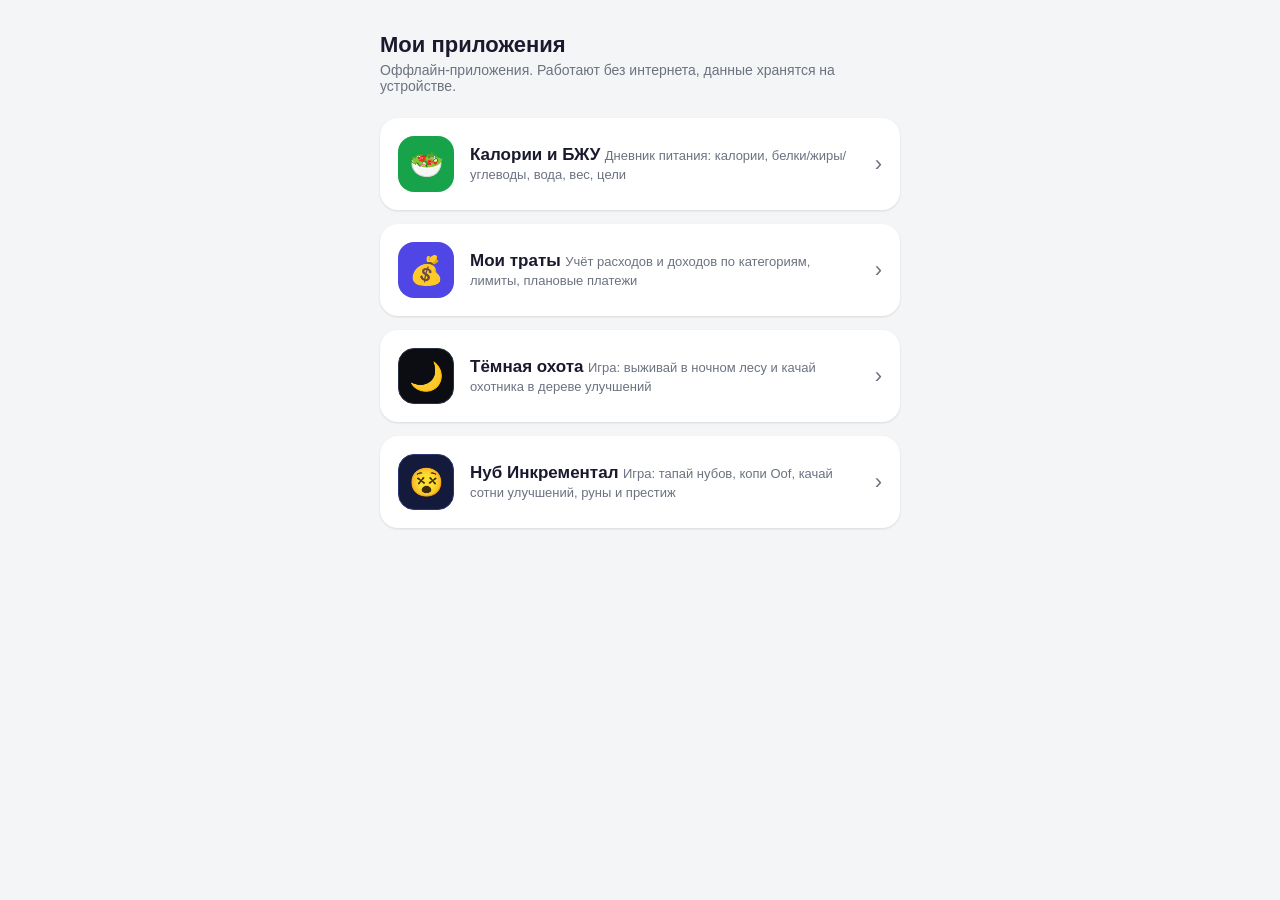
<file: index.html>
<!DOCTYPE html>
<html lang="ru">
<head>
  <meta charset="UTF-8" />
  <meta name="viewport" content="width=device-width, initial-scale=1.0, viewport-fit=cover" />
  <meta name="theme-color" content="#16a34a" />
  <title>Мои приложения</title>
  <style>
    :root { --bg:#f4f5f7; --card:#fff; --text:#1a1a2e; --muted:#6b7280; --line:#e5e7eb; --shadow:0 1px 3px rgba(0,0,0,.08),0 1px 2px rgba(0,0,0,.04); }
    @media (prefers-color-scheme: dark){ :root{ --bg:#0f1115; --card:#1a1d24; --text:#f1f2f6; --muted:#9aa0ac; --line:#2a2e37; --shadow:0 1px 3px rgba(0,0,0,.4); } }
    *{box-sizing:border-box} html,body{margin:0;padding:0}
    body{background:var(--bg);color:var(--text);font-family:-apple-system,BlinkMacSystemFont,"Segoe UI",Roboto,Helvetica,Arial,sans-serif;padding:32px 18px}
    .wrap{max-width:520px;margin:0 auto}
    h1{font-size:22px;margin:0 0 4px}
    p.sub{color:var(--muted);font-size:14px;margin:0 0 24px}
    a.app{display:flex;align-items:center;gap:16px;background:var(--card);border-radius:18px;box-shadow:var(--shadow);padding:18px;text-decoration:none;color:var(--text);margin-bottom:14px}
    a.app:active{opacity:.85}
    .ico{width:56px;height:56px;border-radius:16px;display:flex;align-items:center;justify-content:center;font-size:28px;flex-shrink:0;color:#fff}
    .ico.cal{background:#16a34a} .ico.exp{background:#4f46e5} .ico.hunt{background:#0b0d12;border:1px solid #2a3140}
    .ico.noob{background:#141a3c;border:1px solid #2c3670}
    .app-main .app-title{font-weight:700;font-size:17px}
    .app-main .app-desc{color:var(--muted);font-size:13px;margin-top:3px}
    .arrow{margin-left:auto;color:var(--muted);font-size:22px}
  </style>
</head>
<body>
  <div class="wrap">
    <h1>Мои приложения</h1>
    <p class="sub">Оффлайн-приложения. Работают без интернета, данные хранятся на устройстве.</p>

    <a class="app" href="calorie-app/">
      <span class="ico cal">🥗</span>
      <span class="app-main">
        <span class="app-title">Калории и БЖУ</span>
        <span class="app-desc">Дневник питания: калории, белки/жиры/углеводы, вода, вес, цели</span>
      </span>
      <span class="arrow">›</span>
    </a>

    <a class="app" href="expense-app/">
      <span class="ico exp">💰</span>
      <span class="app-main">
        <span class="app-title">Мои траты</span>
        <span class="app-desc">Учёт расходов и доходов по категориям, лимиты, плановые платежи</span>
      </span>
      <span class="arrow">›</span>
    </a>

    <a class="app" href="hunter-game/">
      <span class="ico hunt">🌙</span>
      <span class="app-main">
        <span class="app-title">Тёмная охота</span>
        <span class="app-desc">Игра: выживай в ночном лесу и качай охотника в дереве улучшений</span>
      </span>
      <span class="arrow">›</span>
    </a>

    <a class="app" href="noob-incremental/">
      <span class="ico noob">😵</span>
      <span class="app-main">
        <span class="app-title">Нуб Инкрементал</span>
        <span class="app-desc">Игра: тапай нубов, копи Oof, качай сотни улучшений, руны и престиж</span>
      </span>
      <span class="arrow">›</span>
    </a>
  </div>
</body>
</html>
</file>
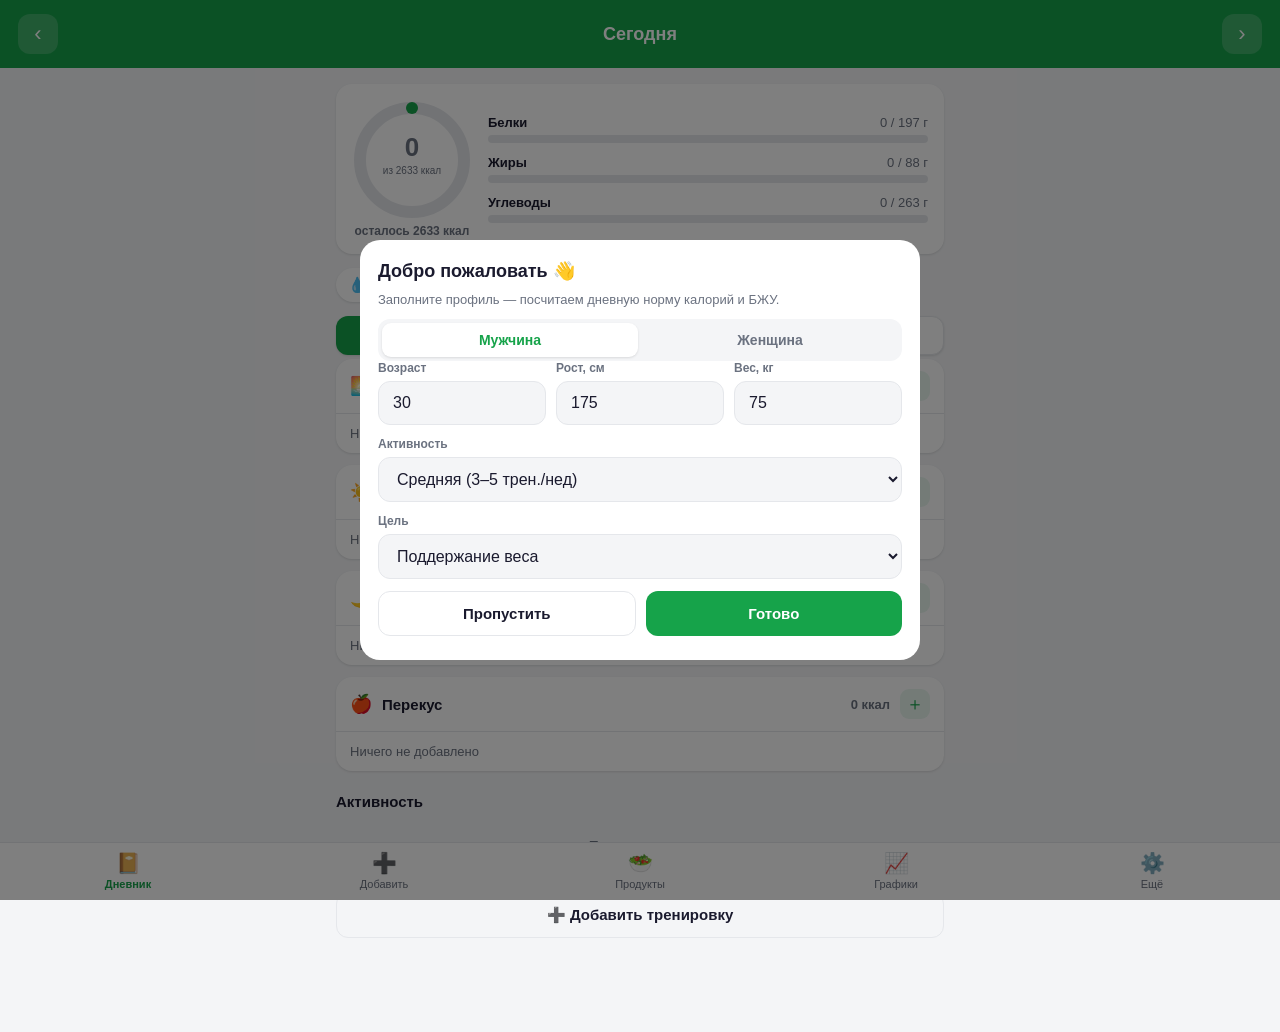
<file: calorie-app/index.html>
<!DOCTYPE html>
<html lang="ru">
<head>
  <meta charset="UTF-8" />
  <meta name="viewport" content="width=device-width, initial-scale=1.0, viewport-fit=cover" />
  <meta name="theme-color" content="#16a34a" />
  <title>Калории и БЖУ</title>
  <link rel="manifest" href="manifest.webmanifest" />
  <link rel="icon" href="icons/icon-192.png" />
  <link rel="apple-touch-icon" href="icons/icon-192.png" />
  <link rel="stylesheet" href="styles.css" />
</head>
<body>
  <header class="topbar">
    <button id="dayPrev" class="month-btn" title="Предыдущий день">‹</button>
    <h1 id="dayTitle">Сегодня</h1>
    <button id="dayNext" class="month-btn" title="Следующий день">›</button>
  </header>

  <main id="app">
    <!-- Дневник -->
    <section class="tab-page" data-page="diary">
      <div class="rings">
        <div class="ring-main">
          <svg viewBox="0 0 120 120" width="120" height="120" class="svg-chart">
            <circle cx="60" cy="60" r="52" class="ring-track" stroke-width="12" fill="none"></circle>
            <circle id="calRing" cx="60" cy="60" r="52" class="ring-val" stroke-width="12" fill="none"
                    transform="rotate(-90 60 60)" stroke-linecap="round"></circle>
            <text x="60" y="56" text-anchor="middle" class="ring-num" id="calNum">0</text>
            <text x="60" y="74" text-anchor="middle" class="ring-cap" id="calCap">из 0 ккал</text>
          </svg>
          <div class="cal-hint" id="calHint"></div>
        </div>
        <div class="macro-bars">
          <div class="mb" data-m="p"><div class="mb-top"><span>Белки</span><span id="pTxt">0 / 0 г</span></div><div class="mini-bar"><div class="mini-fill mp" id="pBar"></div></div></div>
          <div class="mb" data-m="f"><div class="mb-top"><span>Жиры</span><span id="fTxt">0 / 0 г</span></div><div class="mini-bar"><div class="mini-fill mf" id="fBar"></div></div></div>
          <div class="mb" data-m="c"><div class="mb-top"><span>Углеводы</span><span id="cTxt">0 / 0 г</span></div><div class="mini-bar"><div class="mini-fill mc" id="cBar"></div></div></div>
        </div>
      </div>

      <div class="chips-row">
        <div class="chip-stat"><span class="cs-ico">💧</span><span id="waterStat">0 / 0 мл</span></div>
        <button class="chip-btn" id="waterAdd">+250 мл</button>
        <button class="chip-btn ghostchip" id="waterMinus">−250</button>
        <div class="chip-stat"><span class="cs-ico">🔥</span><span id="burnStat">0 ккал</span></div>
        <div class="chip-stat" id="streakStat" title="Дней подряд с записями"><span class="cs-ico">🏆</span><span id="streakTxt">0</span></div>
      </div>

      <div class="day-actions">
        <button class="day-act accent-act" id="planBtn">✨ План на день</button>
        <button class="day-act" id="copyYesterday">📋 Повторить вчера</button>
        <button class="day-act" id="templatesBtn">⭐ Шаблоны</button>
      </div>

      <div id="mealsWrap"></div>

      <h2 class="section-title">Активность</h2>
      <div id="exerciseList" class="list"></div>
      <button class="btn ghost" id="addExercise">➕ Добавить тренировку</button>
    </section>

    <!-- Добавить -->
    <section class="tab-page hidden" data-page="add">
      <h2 class="section-title">Добавить в приём пищи</h2>
      <form id="addForm" class="card form">
        <div class="field">
          <label>Приём пищи</label>
          <select id="addMeal">
            <option value="breakfast">🌅 Завтрак</option>
            <option value="lunch">☀️ Обед</option>
            <option value="dinner">🌙 Ужин</option>
            <option value="snack">🍎 Перекус</option>
          </select>
        </div>
        <div class="field">
          <label>Продукт или блюдо</label>
          <input type="search" id="foodSearch" placeholder="Начните вводить название…" autocomplete="off" />
          <div id="foodResults" class="food-results"></div>
        </div>
        <div class="tool-row">
          <button type="button" class="tool-btn" id="scanBtn">📷 Штрих-код</button>
          <button type="button" class="tool-btn" id="photoBtn">🍽️ Распознать по фото</button>
          <input type="file" id="photoInput" accept="image/*" capture="environment" hidden />
        </div>
        <div id="quickPicks" class="quick-picks"></div>

        <div id="pickedBox" class="picked-box hidden">
          <div class="picked-head">
            <span id="pickedName" class="picked-name"></span>
            <button type="button" class="icon-btn" id="pickedClear" title="Сбросить">✕</button>
          </div>
          <div class="field">
            <label id="gramsLabel">Количество, г</label>
            <input type="number" id="addGrams" inputmode="decimal" step="1" min="0" placeholder="100" />
          </div>
          <div class="picked-macros" id="pickedMacros"></div>
          <button type="submit" class="btn primary">Добавить в дневник</button>
        </div>
      </form>
      <p class="hint">Не нашли продукт? Добавьте свой на вкладке «Продукты».</p>
    </section>

    <!-- Продукты и рецепты -->
    <section class="tab-page hidden" data-page="foods">
      <h2 class="section-title">Свой продукт</h2>
      <p class="hint">Значения на 100 г. Штрих-код — необязательно, для быстрого поиска.</p>
      <form id="foodForm" class="card form">
        <div class="field"><label>Название</label><input type="text" id="fName" maxlength="50" placeholder="Например: Творог 5%" required /></div>
        <div class="field-row">
          <div class="field"><label>Ккал / 100 г</label><input type="number" id="fKcal" inputmode="decimal" step="0.1" min="0" placeholder="0" required /></div>
          <div class="field"><label>Белки</label><input type="number" id="fP" inputmode="decimal" step="0.1" min="0" placeholder="0" /></div>
        </div>
        <div class="field-row">
          <div class="field"><label>Жиры</label><input type="number" id="fF" inputmode="decimal" step="0.1" min="0" placeholder="0" /></div>
          <div class="field"><label>Углеводы</label><input type="number" id="fC" inputmode="decimal" step="0.1" min="0" placeholder="0" /></div>
        </div>
        <div class="field"><label>Штрих-код (необязательно)</label><input type="text" id="fBarcode" inputmode="numeric" maxlength="20" placeholder="4600000000000" /></div>
        <button type="submit" class="btn primary">Сохранить продукт</button>
      </form>

      <h2 class="section-title">Мои рецепты</h2>
      <p class="hint">Соберите блюдо из продуктов — приложение посчитает КБЖУ на порцию.</p>
      <div id="recipeList" class="list"></div>
      <button class="btn ghost" id="addRecipe">➕ Создать рецепт</button>

      <h2 class="section-title">База продуктов</h2>
      <input type="search" id="foodDbSearch" class="search" placeholder="Поиск по базе продуктов" />
      <div id="foodDbList" class="list"></div>
    </section>

    <!-- Графики -->
    <section class="tab-page hidden" data-page="charts">
      <h2 class="section-title">Итоги недели</h2>
      <div class="card" id="weekSummary"></div>
      <h2 class="section-title">Калории за 7 дней</h2>
      <div class="card"><div id="calChart" class="chart"></div></div>
      <h2 class="section-title">БЖУ за день</h2>
      <div class="card"><div id="macroChart" class="chart"></div></div>
      <h2 class="section-title">Динамика веса</h2>
      <div class="card"><div id="weightChart" class="chart"></div></div>
    </section>

    <!-- Ещё -->
    <section class="tab-page hidden" data-page="more">
      <h2 class="section-title">Профиль и норма калорий</h2>
      <p class="hint">Норма считается по формуле Миффлина — Сан Жеора с учётом активности и цели.</p>
      <form id="profileForm" class="card form">
        <div class="segmented">
          <button type="button" class="seg active" data-sex="m">Мужчина</button>
          <button type="button" class="seg" data-sex="f">Женщина</button>
        </div>
        <div class="field-row">
          <div class="field"><label>Возраст</label><input type="number" id="pAge" inputmode="numeric" min="10" max="100" placeholder="30" /></div>
          <div class="field"><label>Рост, см</label><input type="number" id="pHeight" inputmode="decimal" min="100" max="230" placeholder="175" /></div>
          <div class="field"><label>Вес, кг</label><input type="number" id="pWeight" inputmode="decimal" min="30" max="300" placeholder="75" /></div>
        </div>
        <div class="field">
          <label>Активность</label>
          <select id="pActivity">
            <option value="1.2">Минимальная (сидячий образ)</option>
            <option value="1.375">Лёгкая (1–3 трен./нед)</option>
            <option value="1.55" selected>Средняя (3–5 трен./нед)</option>
            <option value="1.725">Высокая (6–7 трен./нед)</option>
            <option value="1.9">Очень высокая (физ. труд)</option>
          </select>
        </div>
        <div class="field">
          <label>Цель</label>
          <select id="pGoal">
            <option value="lose">Похудение (−15%)</option>
            <option value="maintain" selected>Поддержание веса</option>
            <option value="gain">Набор массы (+10%)</option>
          </select>
        </div>
        <div class="field">
          <label>Целевой вес, кг (необязательно — для прогноза)</label>
          <input type="number" id="pTarget" inputmode="decimal" min="0" step="0.1" placeholder="—" />
        </div>
        <button type="submit" class="btn primary">Рассчитать и сохранить</button>
      </form>

      <div class="card norm-card">
        <div class="norm-row"><span>Базовый обмен (BMR)</span><span id="bmrVal">—</span></div>
        <div class="norm-row"><span>С учётом активности (TDEE)</span><span id="tdeeVal">—</span></div>
        <div class="norm-row big"><span>Ваша норма</span><span id="normVal">—</span></div>
      </div>

      <h2 class="section-title">Цель по калориям и БЖУ</h2>
      <div class="card form">
        <label class="switch-row">
          <span>Считать норму автоматически</span>
          <button type="button" class="toggle on" id="autoNormToggle"></button>
        </label>
        <div class="field" id="manualCalField">
          <label>Норма калорий вручную</label>
          <input type="number" id="manualCal" inputmode="numeric" min="0" step="10" placeholder="2000" />
        </div>
        <label>Распределение БЖУ, %</label>
        <div class="field-row">
          <div class="field"><label>Белки</label><input type="number" id="mPctP" inputmode="numeric" min="0" max="100" /></div>
          <div class="field"><label>Жиры</label><input type="number" id="mPctF" inputmode="numeric" min="0" max="100" /></div>
          <div class="field"><label>Углеводы</label><input type="number" id="mPctC" inputmode="numeric" min="0" max="100" /></div>
        </div>
        <div id="pctHint" class="hint"></div>
        <div class="field"><label>Цель по воде, мл</label><input type="number" id="waterGoal" inputmode="numeric" min="0" step="100" placeholder="2000" /></div>
      </div>

      <h2 class="section-title">Распознавание по фото</h2>
      <p class="hint">Адрес вашего прокси (см. папку <code>server/</code>). Фото уходит на этот сервис для оценки КБЖУ. Оставьте пустым, чтобы отключить.</p>
      <div class="card form">
        <div class="field"><label>URL прокси</label><input type="url" id="aiProxyUrl" inputmode="url" placeholder="https://ваш-воркер.workers.dev" /></div>
      </div>

      <h2 class="section-title">Вес и замеры</h2>
      <form id="weightForm" class="card form">
        <div class="field-row">
          <div class="field"><label>Вес, кг</label><input type="number" id="wWeight" inputmode="decimal" step="0.1" min="0" placeholder="75.0" required /></div>
          <div class="field"><label>Талия, см</label><input type="number" id="wWaist" inputmode="decimal" step="0.1" min="0" placeholder="—" /></div>
          <div class="field"><label>% жира</label><input type="number" id="wFat" inputmode="decimal" step="0.1" min="0" placeholder="—" /></div>
        </div>
        <button type="submit" class="btn primary">Записать</button>
      </form>
      <div id="weightLog" class="list"></div>

      <h2 class="section-title">Резервная копия</h2>
      <p class="hint">Данные хранятся только на этом устройстве. Делайте копию перед сменой телефона.</p>
      <button id="exportBtn" class="btn ghost">📤 Экспорт данных</button>
      <button id="importBtn" class="btn ghost">📥 Импорт данных</button>
      <button id="resetBtn" class="btn ghost danger">Сбросить все данные</button>
    </section>
  </main>

  <nav class="tabbar">
    <button class="tab active" data-tab="diary"><span>📔</span>Дневник</button>
    <button class="tab" data-tab="add"><span>➕</span>Добавить</button>
    <button class="tab" data-tab="foods"><span>🥗</span>Продукты</button>
    <button class="tab" data-tab="charts"><span>📈</span>Графики</button>
    <button class="tab" data-tab="more"><span>⚙️</span>Ещё</button>
  </nav>

  <div id="modal" class="modal hidden">
    <div class="modal-card" id="modalBody"></div>
  </div>

  <div id="toast" class="toast hidden"></div>

  <script src="app.js"></script>
</body>
</html>
</file>
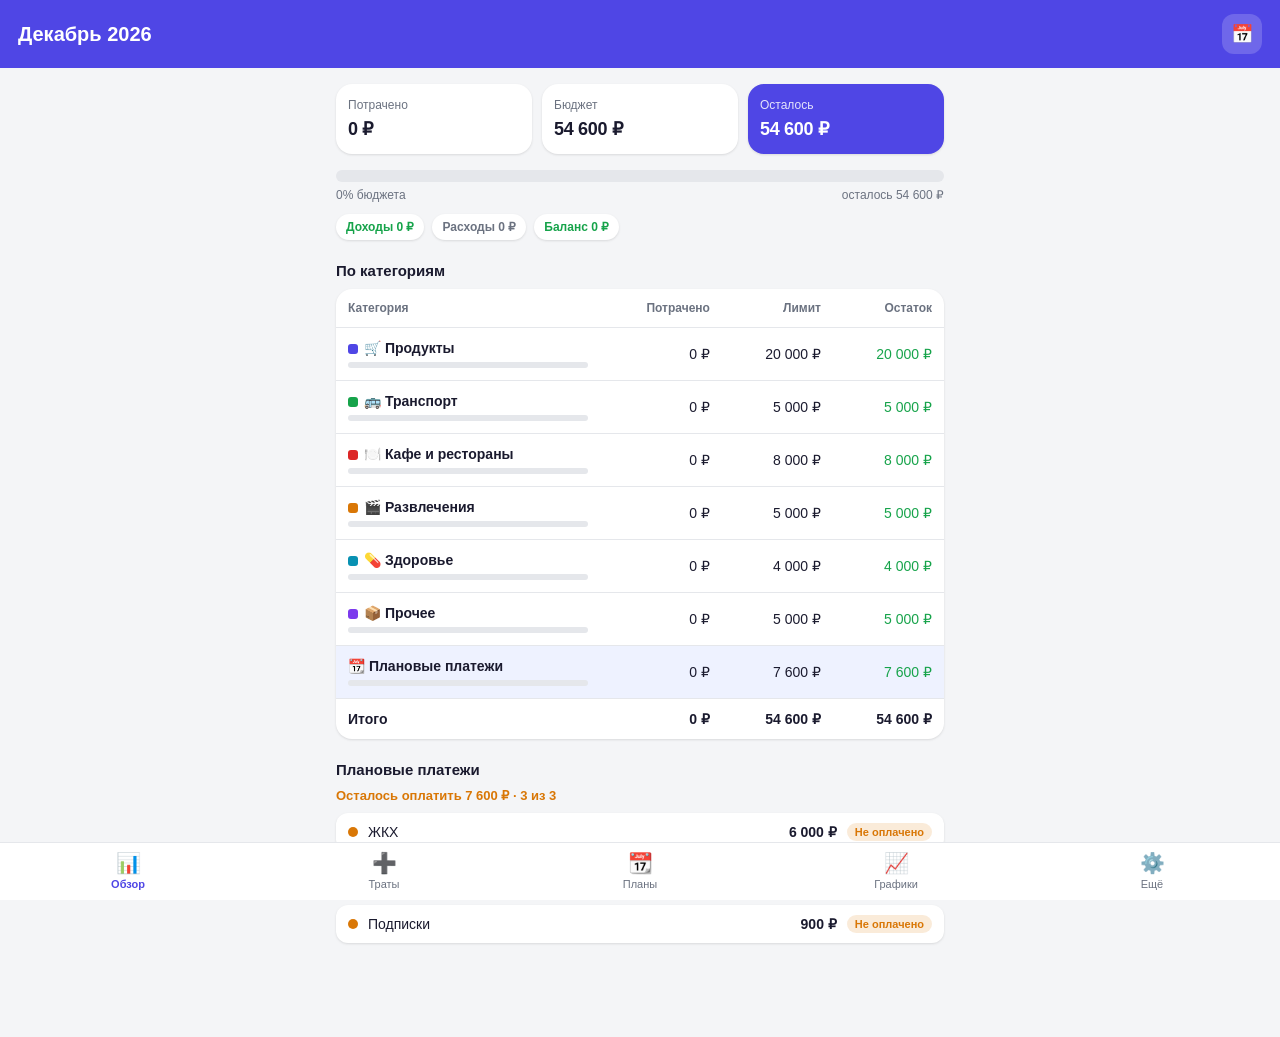
<file: expense-app/index.html>
<!DOCTYPE html>
<html lang="ru">
<head>
  <meta charset="UTF-8" />
  <meta name="viewport" content="width=device-width, initial-scale=1.0, viewport-fit=cover" />
  <meta name="theme-color" content="#4f46e5" />
  <title>Мои траты</title>
  <link rel="manifest" href="manifest.webmanifest" />
  <link rel="icon" href="icons/icon-192.png" />
  <link rel="apple-touch-icon" href="icons/icon-192.png" />
  <link rel="stylesheet" href="styles.css" />
</head>
<body>
  <header class="topbar">
    <h1 id="monthTitle">Мои траты</h1>
    <button id="monthPicker" class="month-btn" title="Выбрать месяц">📅</button>
  </header>

  <main id="app">
    <!-- Обзор -->
    <section class="tab-page" data-page="overview">
      <div class="summary">
        <div class="summary-card">
          <span class="summary-label">Потрачено</span>
          <span class="summary-value" id="sumSpent">0 ₽</span>
        </div>
        <div class="summary-card">
          <span class="summary-label">Бюджет</span>
          <span class="summary-value" id="sumBudget">0 ₽</span>
        </div>
        <div class="summary-card accent">
          <span class="summary-label">Осталось</span>
          <span class="summary-value" id="sumLeft">0 ₽</span>
        </div>
      </div>

      <div class="progress-wrap">
        <div class="progress-bar"><div class="progress-fill" id="totalBar"></div></div>
        <div class="progress-meta"><span id="totalPct">0%</span><span id="totalHint"></span></div>
      </div>

      <div id="balanceRow" class="balance-row"></div>

      <h2 class="section-title">По категориям</h2>
      <div class="table-scroll">
        <table class="cat-table">
          <thead>
            <tr><th>Категория</th><th class="num">Потрачено</th><th class="num">Лимит</th><th class="num">Остаток</th></tr>
          </thead>
          <tbody id="catTableBody"></tbody>
          <tfoot>
            <tr><td>Итого</td><td class="num" id="tfSpent">0</td><td class="num" id="tfLimit">0</td><td class="num" id="tfLeft">0</td></tr>
          </tfoot>
        </table>
      </div>

      <h2 class="section-title">Плановые платежи</h2>
      <div id="plannedNote" class="planned-note"></div>
      <div id="plannedMini" class="planned-mini"></div>
    </section>

    <!-- Траты -->
    <section class="tab-page hidden" data-page="expenses">
      <h2 class="section-title">Добавить</h2>
      <form id="expenseForm" class="card form">
        <div class="segmented">
          <button type="button" class="seg active" data-type="expense">Расход</button>
          <button type="button" class="seg" data-type="income">Доход</button>
        </div>
        <div class="field">
          <label>Сумма</label>
          <input type="number" id="expAmount" inputmode="decimal" step="0.01" min="0" placeholder="0" required />
        </div>
        <div class="field" id="catField">
          <label>Категория</label>
          <select id="expCategory"></select>
        </div>
        <div class="field">
          <label>Дата</label>
          <input type="date" id="expDate" />
        </div>
        <div class="field">
          <label>Комментарий</label>
          <input type="text" id="expNote" placeholder="необязательно" maxlength="60" />
        </div>
        <button type="submit" class="btn primary" id="expSubmit">Добавить трату</button>
      </form>

      <h2 class="section-title">История</h2>
      <input type="search" id="searchBox" class="search" placeholder="Поиск по комментарию или категории" />
      <div id="expenseList" class="list"></div>
    </section>

    <!-- Планы -->
    <section class="tab-page hidden" data-page="planned">
      <h2 class="section-title">Плановые платежи</h2>
      <p class="hint">Подписки, ЖКХ, кредиты. Отмечайте оплату за текущий месяц.</p>
      <div id="plannedSummary" class="card planned-summary"></div>
      <div id="plannedList" class="list"></div>
      <form id="plannedForm" class="card form">
        <div class="field">
          <label>Название</label>
          <input type="text" id="plTitle" placeholder="Например: Интернет" maxlength="40" required />
        </div>
        <div class="field">
          <label>Сумма в месяц</label>
          <input type="number" id="plAmount" inputmode="decimal" step="0.01" min="0" placeholder="0" required />
        </div>
        <button type="submit" class="btn primary">Добавить платёж</button>
      </form>
    </section>

    <!-- Графики -->
    <section class="tab-page hidden" data-page="charts">
      <h2 class="section-title">Расходы по месяцам</h2>
      <div class="card"><div id="barChart" class="chart"></div></div>
      <h2 class="section-title">По категориям за месяц</h2>
      <div class="card"><div id="donutChart" class="chart"></div></div>
    </section>

    <!-- Ещё (категории и настройки) -->
    <section class="tab-page hidden" data-page="more">
      <h2 class="section-title">Категории и лимиты</h2>
      <p class="hint">Задайте месячный лимит и значок (эмодзи) для категории.</p>
      <div id="categoryList" class="list"></div>
      <form id="categoryForm" class="card form">
        <div class="field-row">
          <div class="field" style="flex:0 0 64px">
            <label>Значок</label>
            <input type="text" id="catIcon" placeholder="🏷️" maxlength="2" />
          </div>
          <div class="field" style="flex:1">
            <label>Новая категория</label>
            <input type="text" id="catName" placeholder="Например: Спорт" maxlength="30" required />
          </div>
        </div>
        <div class="field">
          <label>Месячный лимит</label>
          <input type="number" id="catLimit" inputmode="decimal" step="0.01" min="0" placeholder="0" />
        </div>
        <button type="submit" class="btn primary">Добавить категорию</button>
      </form>

      <h2 class="section-title">Валюта</h2>
      <select id="currencySelect" class="card-select">
        <option value="₽">₽ — рубль</option>
        <option value="$">$ — доллар</option>
        <option value="€">€ — евро</option>
        <option value="₸">₸ — тенге</option>
        <option value="₴">₴ — гривна</option>
      </select>

      <h2 class="section-title">Резервная копия</h2>
      <p class="hint">Данные хранятся только на этом устройстве. Делайте копию перед сменой телефона.</p>
      <button id="exportBtn" class="btn ghost">📤 Экспорт данных</button>
      <button id="importBtn" class="btn ghost">📥 Импорт данных</button>

      <button id="resetBtn" class="btn ghost danger">Сбросить все данные</button>
    </section>
  </main>

  <nav class="tabbar">
    <button class="tab active" data-tab="overview"><span>📊</span>Обзор</button>
    <button class="tab" data-tab="expenses"><span>➕</span>Траты</button>
    <button class="tab" data-tab="planned"><span>📆</span>Планы</button>
    <button class="tab" data-tab="charts"><span>📈</span>Графики</button>
    <button class="tab" data-tab="more"><span>⚙️</span>Ещё</button>
  </nav>

  <!-- Универсальное модальное окно -->
  <div id="modal" class="modal hidden">
    <div class="modal-card" id="modalBody"></div>
  </div>

  <div id="toast" class="toast hidden"></div>

  <script src="app.js"></script>
</body>
</html>
</file>
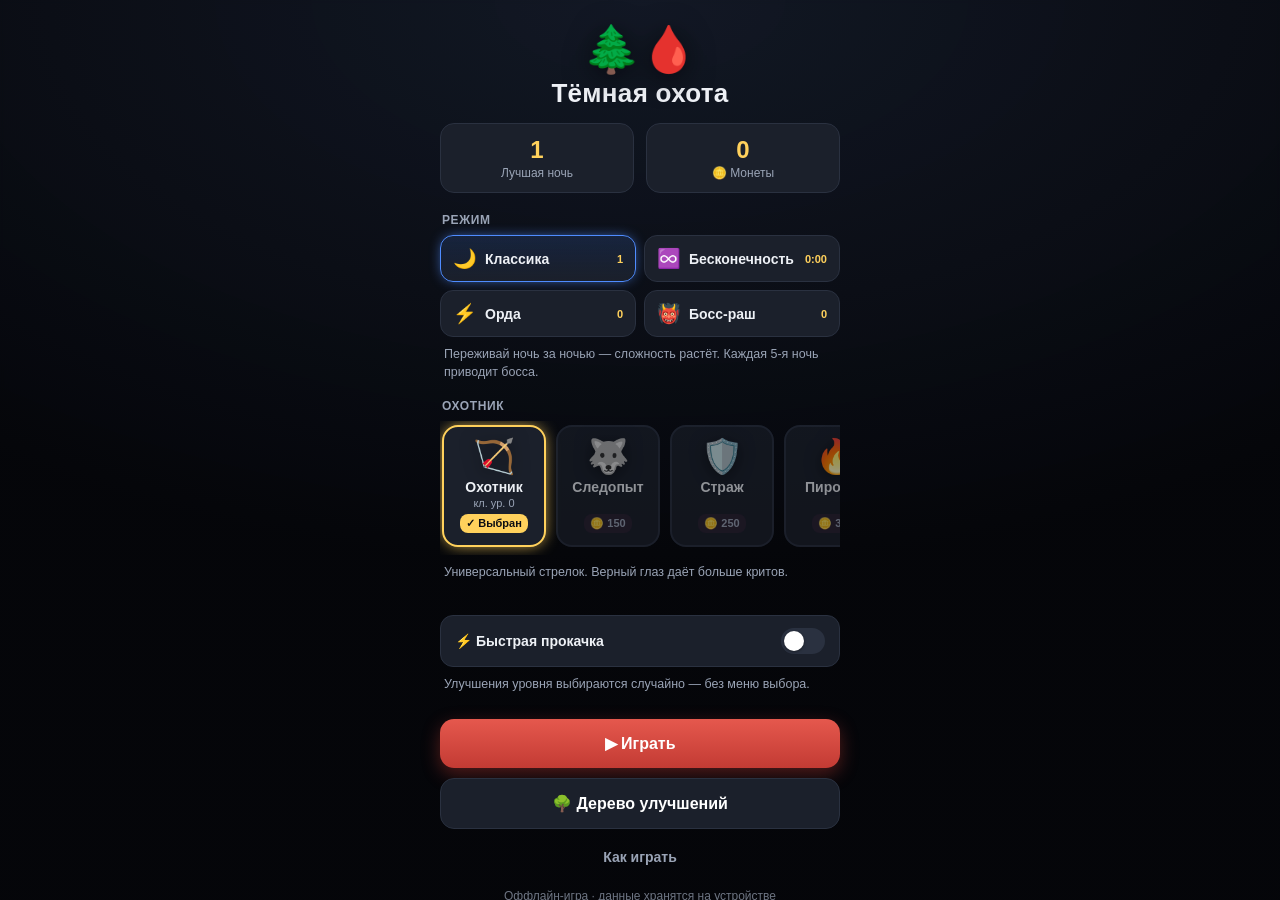
<file: hunter-game/index.html>
<!DOCTYPE html>
<html lang="ru">
<head>
  <meta charset="UTF-8" />
  <meta name="viewport" content="width=device-width, initial-scale=1.0, maximum-scale=1.0, user-scalable=no, viewport-fit=cover" />
  <meta name="theme-color" content="#0b0d12" />
  <meta name="apple-mobile-web-app-capable" content="yes" />
  <meta name="apple-mobile-web-app-status-bar-style" content="black-translucent" />
  <link rel="manifest" href="manifest.webmanifest" />
  <link rel="apple-touch-icon" href="icons/icon-192.png" />
  <title>Тёмная охота</title>
  <link rel="stylesheet" href="styles.css" />
</head>
<body>
  <div id="game">
    <canvas id="c"></canvas>

    <!-- HUD во время игры -->
    <div id="hud" class="hidden">
      <div class="hud-top">
        <div class="hud-pill" id="hpPill">
          <div class="hp-bar"><div class="hp-fill" id="hpFill"></div></div>
          <span id="hpText">100</span>
        </div>
        <div class="hud-pill" id="nightPill">🌙 Ночь <b id="nightNo">1</b></div>
        <div class="hud-pill" id="coinPill">🪙 <b id="coinRun">0</b></div>
      </div>
      <div class="hud-mid">
        <div id="waveTimer"><div id="waveTimerFill"></div></div>
        <div id="waveLabel">Пережить ночь: <b id="timeLeft">45</b>с</div>
        <div id="bossWrap" class="hidden">
          <div id="bossName">Лесной хозяин</div>
          <div id="bossBar"><div id="bossFill"></div></div>
        </div>
      </div>
      <!-- полоса опыта -->
      <div id="xpWrap">
        <div id="xpBar"><div id="xpFill"></div></div>
        <div id="lvlBadge">ур. <b id="lvlNo">1</b></div>
      </div>
      <!-- виртуальный джойстик -->
      <div id="stickZone">
        <div id="stickBase"><div id="stickKnob"></div></div>
      </div>
      <button id="pauseBtn" class="icon-btn" aria-label="Пауза">⏸</button>
    </div>

    <!-- Выбор карты улучшения (во время ночи) -->
    <div id="levelup" class="overlay hidden">
      <div class="lu-head">
        <div class="lu-spark">✦</div>
        <h1>Новый уровень!</h1>
        <p class="tag">Выбери усиление на эту ночь</p>
      </div>
      <div id="cards"></div>
    </div>

    <!-- Главное меню -->
    <div id="menu" class="overlay">
      <div class="menu-scroll">
        <div class="logo">🌲🩸</div>
        <h1>Тёмная охота</h1>
        <div class="stat-row">
          <div class="stat"><span class="s-val" id="bestVal">1</span><span class="s-lab" id="bestLab">Лучшая ночь</span></div>
          <div class="stat"><span class="s-val" id="coinBank">0</span><span class="s-lab">🪙 Монеты</span></div>
        </div>

        <div class="sect-lab">Режим</div>
        <div id="modeRow" class="chip-row"></div>
        <p class="pick-desc" id="modeDesc"></p>

        <div class="sect-lab">Охотник</div>
        <div id="charRow" class="char-row"></div>
        <p class="pick-desc" id="charDesc"></p>

        <div class="toggle-row" id="autoRow">
          <span>⚡ Быстрая прокачка</span>
          <span class="tg"><span class="knob"></span></span>
        </div>
        <p class="pick-desc">Улучшения уровня выбираются случайно — без меню выбора.</p>

        <button class="btn btn-primary" id="playBtn">▶ Играть</button>
        <button class="btn btn-ghost" id="treeBtn">🌳 Дерево улучшений</button>
        <button class="btn btn-mini" id="howBtn">Как играть</button>
        <div class="credit-in">Оффлайн-игра · данные хранятся на устройстве</div>
      </div>
    </div>

    <!-- Дерево улучшений -->
    <div id="tree" class="overlay hidden">
      <div class="tree-head">
        <button class="icon-btn" id="treeBack">‹</button>
        <div class="tree-title">Улучшения</div>
        <div class="hud-pill big" id="treeCurrency">🪙 <b id="coinTree">0</b></div>
      </div>
      <div class="tree-tabs">
        <button class="tab on" id="tabCommon">🪙 Общее</button>
        <button class="tab" id="tabClass">💀 Класс</button>
      </div>
      <div id="treeScroll">
        <svg id="treeLines"></svg>
        <div id="treeNodes"></div>
      </div>
      <div id="nodeInfo" class="hidden">
        <div class="ni-head"><span id="niIcon">⚔️</span><b id="niName">Узел</b></div>
        <div id="niDesc" class="ni-desc"></div>
        <div class="ni-lvl">Уровень <b id="niLvl">0</b><span id="niMax">/5</span></div>
        <button class="btn btn-primary" id="niBuy">Открыть</button>
      </div>
    </div>

    <!-- Экран конца ночи -->
    <div id="result" class="overlay hidden">
      <div class="menu-card">
        <div class="logo" id="resIco">🌅</div>
        <h1 id="resTitle">Ночь пережита!</h1>
        <p class="tag" id="resSub">Ты дожил до рассвета.</p>
        <div class="stat-row">
          <div class="stat"><span class="s-val" id="resNight">1</span><span class="s-lab" id="resNightLab">Ночь</span></div>
          <div class="stat"><span class="s-val" id="resKills">0</span><span class="s-lab" id="resKillsLab">Убито</span></div>
          <div class="stat"><span class="s-val" id="resCoins">+0</span><span class="s-lab">🪙 Монеты</span></div>
        </div>
        <p class="tag rec-line hidden" id="resRecord">🏆 Новый рекорд!</p>
        <p class="tag res-class" id="resClass"></p>
        <button class="btn btn-primary" id="resTree">🌳 Потратить монеты</button>
        <button class="btn btn-ghost" id="resAgain">▶ Ещё раз</button>
        <button class="btn btn-mini" id="resMenu">В меню</button>
      </div>
    </div>

    <!-- Пауза -->
    <div id="pause" class="overlay hidden">
      <div class="menu-card">
        <h1>Пауза</h1>
        <button class="btn btn-primary" id="resumeBtn">▶ Продолжить</button>
        <button class="btn btn-ghost" id="quitBtn">Выйти в меню</button>
      </div>
    </div>

    <!-- Как играть -->
    <div id="how" class="overlay hidden">
      <div class="menu-card how-card">
        <h1>Как играть</h1>
        <ul class="how-list">
          <li>🕹️ <b>Двигайся</b> джойстиком (левый палец в любой части экрана).</li>
          <li>🎯 Охотник <b>сам стреляет</b> по ближайшему зверю в радиусе.</li>
          <li>🔦 В темноте видны лишь <b>горящие глаза</b> — свет факела освещает арену вокруг.</li>
          <li>🌙 <b>Переживи ночь</b> до рассвета — или бейся, пока хватает здоровья.</li>
          <li>🪙 За зверей падают монеты. Трать их в <b>дереве улучшений</b> — прокачка навсегда.</li>
        </ul>
        <button class="btn btn-primary" id="howClose">Понятно</button>
      </div>
    </div>

    <!-- всплывающая монета/урон -->
    <div id="toast"></div>
  </div>

  <script src="app.js"></script>
</body>
</html>
</file>
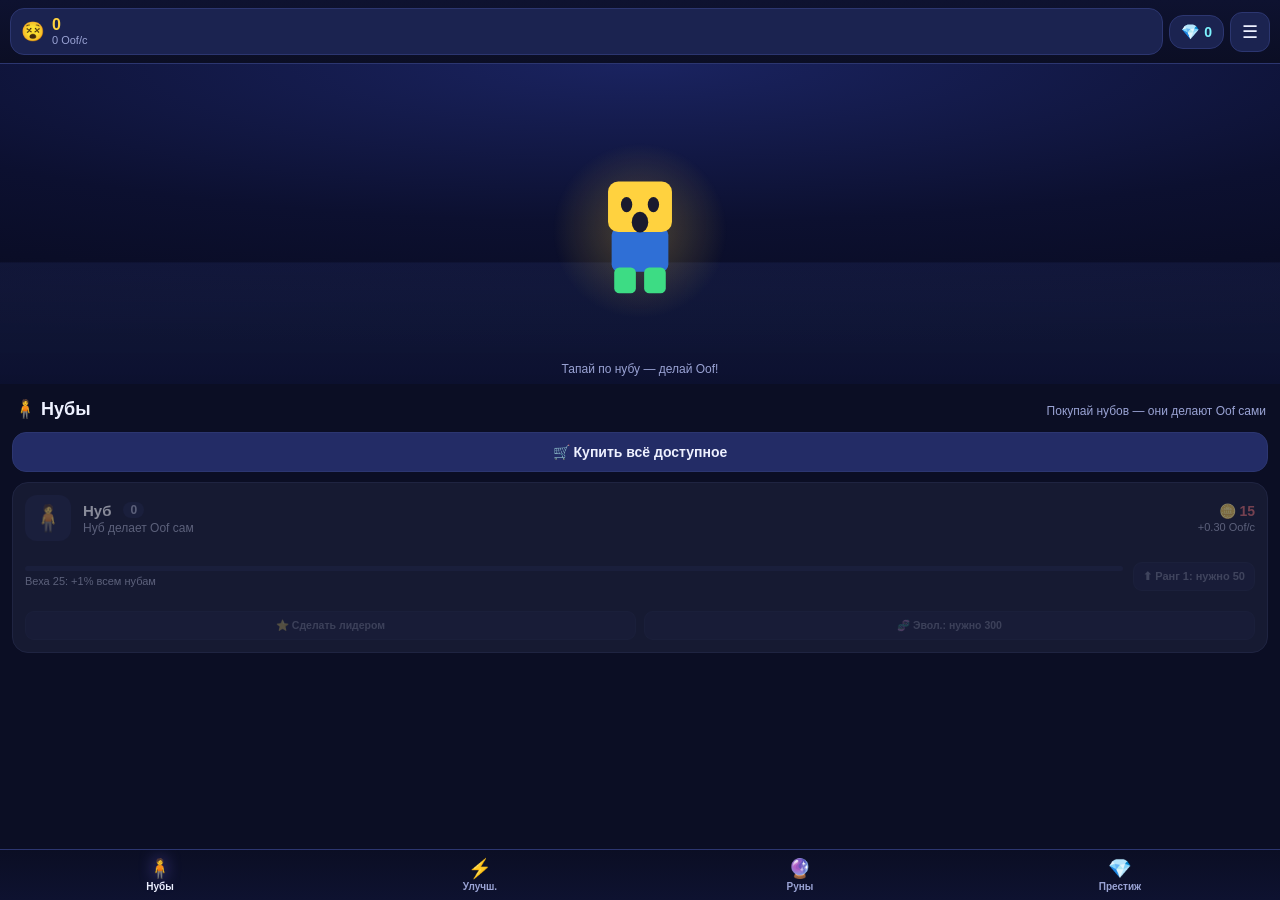
<file: noob-incremental/index.html>
<!DOCTYPE html>
<html lang="ru">
<head>
  <meta charset="UTF-8" />
  <meta name="viewport" content="width=device-width, initial-scale=1.0, maximum-scale=1.0, user-scalable=no, viewport-fit=cover" />
  <meta name="theme-color" content="#0e1230" />
  <meta name="apple-mobile-web-app-capable" content="yes" />
  <meta name="apple-mobile-web-app-status-bar-style" content="black-translucent" />
  <link rel="manifest" href="manifest.webmanifest" />
  <link rel="apple-touch-icon" href="icons/icon-192.png" />
  <title>Нуб Инкрементал</title>
  <link rel="stylesheet" href="styles.css" />
</head>
<body>
<div id="app">

  <!-- ВЕРХНЯЯ ПАНЕЛЬ РЕСУРСОВ -->
  <header id="topbar">
    <div class="res res-oof">
      <span class="res-ico">😵</span>
      <div class="res-body">
        <b id="oofVal">0</b>
        <span class="res-sub"><span id="opsVal">0</span> Oof/с</span>
      </div>
    </div>
    <div class="res res-mini" id="miniRes">
      <span class="mini" id="prismWrap"><i>💎</i><b id="prismVal">0</b></span>
      <span class="mini hidden" id="starWrap"><i>⭐</i><b id="starVal">0</b></span>
      <span class="mini hidden" id="gearWrap"><i>⚙️</i><b id="gearVal">0</b></span>
      <span class="mini hidden" id="quarkWrap"><i>⚛️</i><b id="quarkVal">0</b></span>
    </div>
    <button id="menuBtn" class="icon-btn" aria-label="Меню">☰</button>
  </header>

  <!-- 2D СЦЕНА -->
  <section id="scene">
    <canvas id="c"></canvas>
    <div id="tapHint">Тапай по нубу — делай Oof!</div>
    <div id="comboTag" class="hidden"></div>
  </section>

  <!-- КОНТЕНТ ВКЛАДОК -->
  <main id="panel">
    <!-- НУБЫ -->
    <div class="tabpage" data-page="noobs">
      <div class="page-head"><h2>🧍 Нубы</h2><span class="page-hint">Покупай нубов — они делают Oof сами</span></div>
      <button class="btn btn-ghost massbtn" id="massNoobs">🛒 Купить всё доступное</button>
      <div id="noobList" class="list"></div>
    </div>

    <!-- АПГРЕЙДЫ -->
    <div class="tabpage hidden" data-page="ups">
      <div class="page-head"><h2>⚡ Улучшения</h2><span class="page-hint" id="upCount">0 доступно</span></div>
      <div class="subtabs" id="upSubs">
        <button data-sub="normal" class="on">🛒 Обычные</button>
        <button data-sub="inf">♾️ Бескон.</button>
        <button data-sub="syn">💡 Синергии</button>
        <button data-sub="research">🔬 Наука</button>
        <button data-sub="tokens">🎟️ Жетоны</button>
        <button data-sub="shop">🎲 Лавка</button>
      </div>

      <div data-subp="normal">
        <div id="catBar" class="cat-bar"></div>
        <button class="btn btn-ghost massbtn" id="massUps">🛒 Купить все доступные</button>
        <div id="upList" class="grid"></div>
        <div id="upEmpty" class="empty hidden">Пока нечего улучшать.<br>Покупай нубов и копи Oof — появятся новые улучшения.</div>
      </div>

      <div data-subp="inf" class="hidden">
        <div class="sub-hint">Бесконечные улучшения — покупай без предела, цена растёт. Удерживай для x-макс, 🎲 меняет качество бонуса.</div>
        <div id="infList"></div>
      </div>

      <div data-subp="syn" class="hidden">
        <div class="sub-hint">Синергии — одноразовые улучшения, чья сила растёт от твоего прогресса (нубы, шахта, руны, престиж).</div>
        <div id="synList"></div>
      </div>

      <div data-subp="research" class="hidden">
        <div class="sub-hint">Наука — исследования идут во времени. Запусти одно, дождись — получишь постоянный бонус.</div>
        <div id="researchActive"></div>
        <div id="researchList"></div>
      </div>

      <div data-subp="tokens" class="hidden">
        <div class="token-bal">🎟️ Жетоны: <b id="tokenVal">0</b> <span class="dim">· +1 за престиж</span></div>
        <div id="tokenList"></div>
        <div class="sect-lab">💎 Легендарные <span class="dim">— разовые мощные перки</span></div>
        <div id="legendList" class="list"></div>
      </div>

      <div data-subp="shop" class="hidden">
        <div class="shop-bar" id="shopBar"></div>
        <div id="shopList"></div>
      </div>
    </div>

    <!-- РУНЫ -->
    <div class="tabpage hidden" data-page="runes">
      <div class="page-head"><h2>🔮 Руны</h2><span class="page-hint">Брось руну и усиль её</span></div>
      <div id="runeRollBar">
        <div class="energy">
          <div class="energy-bar"><div id="energyFill"></div></div>
          <span>⚡ <b id="energyVal">0</b>/<span id="energyMax">5</span></span>
        </div>
        <div class="roll-btns">
          <button class="btn btn-primary" id="rollBtn">🎲 Бросить руну</button>
          <button class="btn btn-ghost" id="bulkRollBtn">⚡ Массом ×<b id="bulkN">0</b></button>
          <button class="btn btn-ghost mini-toggle" id="autoEquipBtn">⬜ авто-надеть</button>
        </div>
      </div>
      <div class="salvage-row">
        <span>♻️ Авто-распыл ниже:</span>
        <div id="salvagePick" class="salvage-pick"></div>
      </div>
      <div id="runeSets" class="rune-sets"></div>
      <div class="sect-lab">Слоты рун <span id="slotInfo" class="dim"></span> <span class="dim">· тап по руне — детали</span></div>
      <div id="runeSlots" class="rune-slots"></div>
      <div class="sect-lab">📦 Запас рун <span id="stashInfo" class="dim"></span> <span class="dim">· тап — надеть/свап</span></div>
      <div id="runeStash" class="rune-slots"></div>
      <div class="dust-line">💠 Пыль рун: <b id="dustVal">0</b>
        <button class="btn btn-ghost lvlall-btn" id="levelAllBtn">⬆️ Прокачать слоты</button></div>
      <div class="sect-lab">💠 Пыльцевые улучшения <span class="dim">— трать пыль на Oof</span></div>
      <button class="btn btn-ghost massbtn" id="massDust">🛒 Купить всё за пыль</button>
      <div id="dustUpList" class="list"></div>
    </div>

    <!-- ПРЕСТИЖ -->
    <div class="tabpage hidden" data-page="prestige">
      <div class="page-head"><h2>💎 Престиж</h2><span class="page-hint">Сбрось прогресс — получи призмы навсегда</span></div>

      <div class="prestige-power" id="prestigePower"></div>

      <div class="prestige-card">
        <div class="pc-top">
          <span class="pc-ico">💎</span>
          <div>
            <div class="pc-title">Призма</div>
            <div class="pc-sub">За призмы — вечные улучшения</div>
          </div>
        </div>
        <div class="pc-gain">Сброс даст <b id="prismGain">0</b> 💎</div>
        <div class="pc-prog"><div id="prismProg"></div></div>
        <div class="pc-note" id="prismNote">Нужно ещё Oof</div>
        <button class="btn btn-primary" id="prestigeBtn" disabled>💎 Престиж</button>
        <div class="ap-ctrl hidden" id="apCtrl">🤖 Авто-престиж при выгоде ×<b id="apMultVal">2</b>
          <button class="adm-btn" id="apMinus">−</button><button class="adm-btn" id="apPlus">+</button></div>
      </div>

      <div class="sect-lab">🎯 Цели забега <span class="dim" id="goalBonus"></span></div>
      <div id="runGoals" class="run-goals"></div>

      <div class="sect-lab">🏆 Вехи престижа <span class="dim" id="msNext"></span></div>
      <div id="prestigeMsBar" class="pc-prog"><div></div></div>

      <div class="sect-lab">💠 Реликвии <span class="dim">— вечные, дропают за сброс</span></div>
      <div id="relicGrid" class="relic-grid"></div>

      <div class="sect-lab">Призматические улучшения</div>
      <button class="btn btn-ghost massbtn" id="massPrism">🛒 Купить всё за призмы</button>
      <div id="prismUpList" class="list"></div>

      <div id="ascendWrap" class="hidden">
        <div class="sect-lab">⭐ Вознесение</div>
        <div class="prestige-card star-card">
          <div class="pc-top">
            <span class="pc-ico">⭐</span>
            <div>
              <div class="pc-title">Вознесение</div>
              <div class="pc-sub">Сбрось призмы — получи звёзды и ×множитель</div>
            </div>
          </div>
          <div class="pc-gain">Вознесение даст <b id="starGain">0</b> ⭐</div>
          <div class="pc-note" id="starNote"></div>
          <button class="btn btn-primary" id="ascendBtn" disabled>⭐ Вознестись</button>
        </div>
        <div class="sect-lab">Звёздные улучшения</div>
        <button class="btn btn-ghost massbtn" id="massStar">🛒 Купить всё за звёзды</button>
        <div id="starUpList" class="list"></div>
      </div>

    </div>

    <!-- ШАХТА -->
    <div class="tabpage hidden" data-page="mining">
      <div class="page-head"><h2>⛏️ Шахта</h2><span class="page-hint">Шахтёры копают руду — руда усиливает всё</span></div>
      <div class="workshop-farm ore-farm">
        <div class="wf-big">🪨 <b id="oreBig">0</b></div>
        <div class="wf-rate" id="oreRateTxt">+0 🪨/с</div>
      </div>
      <div class="depth-panel">
        <div class="dp-top"><span id="stratumIco">🟫</span> <b id="stratumName">Поверхность</b>
          <span class="dim">· глубина</span> <b id="depthVal">0</b><span class="dim">м</span>
          <span class="dim" id="artifactTxt"></span></div>
        <div class="dp-bar"><div id="depthFill"></div></div>
        <div class="dp-next" id="depthNext"></div>
      </div>
      <div id="mineEventBanner" class="mine-event hidden"></div>
      <div id="minerRow" class="list"></div>
      <button class="btn btn-ghost massbtn" id="massMining">🛒 Купить всё за руду</button>
      <div class="sect-lab">Улучшения шахты</div>
      <div id="miningList" class="list"></div>
      <div class="sect-lab">🏺 Инструменты кирки <span class="dim">— за артефакты</span></div>
      <div id="pickList" class="list"></div>
    </div>

    <!-- МАСТЕРСКАЯ -->
    <div class="tabpage hidden" data-page="workshop">
      <div class="page-head"><h2>⚙️ Мастерская</h2><span class="page-hint" id="wsLevelTxt">Верстак ур.0</span></div>

      <!-- шапка: сцена + фарм + перегрев -->
      <div class="ws-head">
        <canvas id="wsCanvas" class="ws-canvas"></canvas>
        <div class="ws-head-r">
          <div class="wf-big">⚙️ <b id="gearBig">0</b></div>
          <div class="wf-rate" id="gearRateTxt">+0 ⚙️/с</div>
          <div class="overheat">
            <div class="wear-bar"><div id="wearFill"></div></div>
            <span class="wear-txt" id="wearTxt">износ 0%</span>
            <div class="overheat-btns">
              <button class="adm-btn" id="overheatBtn">🔥 Форсаж</button>
              <button class="adm-btn" id="maintainBtn">🛠️ Обслужить</button>
            </div>
          </div>
        </div>
      </div>
      <div class="ws-level"><div class="ws-level-bar"><div id="wsLevelFill"></div></div><span id="wsLevelNext" class="dim"></span></div>
      <div id="wsMileBar" class="cat-bar"></div>

      <div class="subtabs" id="wsSubs">
        <button data-wsub="normal" class="on">🔧 Станки</button>
        <button data-wsub="proj">📐 Проекты</button>
        <button data-wsub="bp">📜 Чертежи</button>
        <button data-wsub="conv">🔗 Конвейеры</button>
        <button data-wsub="contract">📦 Контракты</button>
        <button data-wsub="reforge">♻️ Переоснастка</button>
      </div>

      <div data-wsp="normal">
        <div class="sub-hint">Шестерёнки капают сами и падают за престиж. Улучшай станки, качай ⭐ звёзды модулей и 🎲 реролль их качество.</div>
        <button class="btn btn-ghost massbtn" id="massWorkshop">🛒 Купить всё за шестерёнки</button>
        <div id="workshopList" class="list"></div>
      </div>

      <div data-wsp="proj" class="hidden">
        <div class="sub-hint">Проекты строятся во времени за шестерёнки и дают постоянные бонусы. Можно ускорить за ⚙️.</div>
        <div id="wsProjActive"></div>
        <div id="wsProjList" class="list"></div>
      </div>

      <div data-wsp="bp" class="hidden">
        <div class="token-bal">📜 Собрано чертежей: <b id="bpCount">0</b></div>
        <div class="sub-hint" id="bpSet">Собери все 4 схемы → +25% всего</div>
        <div id="bpList" class="list"></div>
      </div>

      <div data-wsp="conv" class="hidden">
        <div class="sub-hint">Конвейеры — вечные связи между механиками. Сила растёт с уровнем верстака.</div>
        <div id="convList" class="list"></div>
      </div>

      <div data-wsp="contract" class="hidden">
        <div id="contractBox"></div>
      </div>

      <div data-wsp="reforge" class="hidden">
        <div class="sub-hint" id="reforgeInfo"></div>
        <button class="btn btn-primary massbtn" id="reforgeBtn">♻️ Переоснастить</button>
        <div class="sect-lab">🗝️ Ключ-улучшения <span class="dim">— вечные</span></div>
        <div id="keyList" class="list"></div>
      </div>
    </div>

    <!-- АЛХИМИЯ -->
    <div class="tabpage hidden" data-page="alchemy">
      <div class="page-head"><h2>🧪 Алхимия</h2><span class="page-hint">Питомцы, зелья и трансмутация</span></div>

      <div class="alch-head">
        <div class="ess-big">🌿 <b id="essBig">0</b></div>
        <div class="ess-rate" id="essRateTxt">лаборатория не построена</div>
      </div>

      <div class="subtabs" id="alchSubs">
        <button data-asub="pets" class="on">🐾 Питомцы</button>
        <button data-asub="potions">⚗️ Зелья</button>
        <button data-asub="lab">🔬 Лаборатория</button>
        <button data-asub="elixirs">🧪 Эликсиры</button>
        <button data-asub="codex">📖 Кодекс</button>
      </div>

      <div data-asp="pets">
        <div class="sub-hint">Питомцы дают вечные бонусы. На максимуме — возвышай ⭐ за 🌿 и активируй ⚡ способности. Пары стихий дают сеты.</div>
        <div id="petElements" class="elem-row"></div>
        <div id="petList" class="list"></div>
      </div>

      <div data-asp="potions" class="hidden">
        <div class="sub-hint">Зелья — временные баффы. Чем чаще варишь, тем выше мастерство ◆: дешевле и дольше действует.</div>
        <div id="potionList" class="list"></div>
      </div>

      <div data-asp="lab" class="hidden">
        <div class="sub-hint">Лаборатория трансмутирует руду и пыль в 🌿 эссенцию. Эссенция тратится на возвышение питомцев, улучшения лаборатории и эликсиры.</div>
        <div id="labInfo"></div>
        <button class="btn btn-primary massbtn" id="labBuildBtn">🔬 Построить лабораторию</button>
        <div class="sect-lab">⚗️ Улучшения лаборатории <span class="dim">— за 🌿</span></div>
        <div id="labUpList" class="list"></div>
        <div class="sect-lab">🔀 Трансмутация <span class="dim">— 🌿 обратно в ресурсы</span></div>
        <div id="transmuteList" class="list"></div>
        <div class="sect-lab">⚗️ Перегонка <span class="dim">— престиж лаборатории</span></div>
        <div id="distillBox"></div>
      </div>

      <div data-asp="elixirs" class="hidden">
        <div class="sub-hint">Эликсиры — разовые вечные бонусы за 🌿 эссенцию.</div>
        <div id="elixirList" class="list"></div>
      </div>

      <div data-asp="codex" class="hidden">
        <div class="sub-hint">Коллекция алхимика. Полные наборы дают вечные сет-бонусы к Oof/с и скорости трансмутации.</div>
        <div id="alchCodex"></div>
      </div>
    </div>

    <!-- МЕТА-СЛОИ -->
    <div class="tabpage hidden" data-page="meta">
      <div class="page-head"><h2>🌌 Мета</h2><span class="page-hint" id="metaHint">Высшие слои прогресса</span></div>
      <div class="subtabs" id="metaSubs">
        <button data-msub="trans" class="on">⚛️ Транс</button>
        <button data-msub="pantheon">🏛️ Пантеон</button>
        <button data-msub="corr">⚫ Искажение</button>
        <button data-msub="chrono">⏳ Биржа</button>
        <button data-msub="realities">🌀 Реальности</button>
        <button data-msub="codex">🌟 Кодекс</button>
        <button data-msub="singularity">♾️ Сингулярность</button>
      </div>

      <div data-msp="trans">
        <div class="prestige-card trans-card">
          <div class="pc-top"><span class="pc-ico">⚛️</span>
            <div><div class="pc-title">Трансценденция</div><div class="pc-sub">Сбрось призмы и звёзды — получи кварки</div></div></div>
          <div class="pc-gain">Даст <b id="quarkGain">0</b> ⚛️</div>
          <div class="pc-note" id="transNote"></div>
          <button class="btn btn-primary" id="transBtn" disabled>⚛️ Трансцендировать</button>
        </div>
        <div id="transMileBar" class="cat-bar"></div>
        <div class="sect-lab">Кварк-древо <span class="dim">— ветки открываются с трансценденциями</span></div>
        <button class="btn btn-ghost massbtn" id="massQuark">🛒 Купить всё за кварки</button>
        <div id="quarkUpList" class="list"></div>
      </div>

      <div data-msp="pantheon" class="hidden">
        <div class="sub-hint">Пантеон — прокачивай богов за ⚛️ кварки. Синергии связывают все механики. «Всебог» открывается при 25 уровнях.</div>
        <div id="pantheonList" class="list"></div>
      </div>

      <div data-msp="corr" class="hidden">
        <div class="prestige-card corr-card">
          <div class="pc-top"><span class="pc-ico">⚫</span>
            <div><div class="pc-title">Искажение</div><div class="pc-sub">Ослабь себя ради тёмной валюты</div></div></div>
          <div class="corr-ctl">Уровень: <button class="adm-btn" id="corrMinus">−</button><b id="corrLvl">0</b><button class="adm-btn" id="corrPlus">+</button></div>
          <div class="pc-note" id="corrNote"></div>
        </div>
        <div id="corrZoneBar" class="cat-bar"></div>
        <div id="corrAnomBanner" class="mine-event hidden"></div>
        <div class="sect-lab">Улучшения искажения · ⚫ <b id="corrVal">0</b></div>
        <button class="btn btn-ghost massbtn" id="massCorr">🛒 Купить всё за искажение</button>
        <div id="corrUpList" class="list"></div>
        <div class="sect-lab">☠️ Тёмная лавка <span class="dim">— мощь с побочкой</span></div>
        <div id="darkShopList" class="list"></div>
      </div>

      <div data-msp="chrono" class="hidden">
        <div class="token-bal">💎⏳ Хроно-кристаллы: <b id="chronoVal">0</b> <span class="dim">· капают на событиях рынка</span></div>
        <div class="shop-bar" id="chronoEvent"></div>
        <div id="chronoMarket" class="list"></div>
        <div class="sect-lab">Улучшения биржи</div>
        <div id="chronoUpList" class="list"></div>
      </div>

      <div data-msp="realities" class="hidden">
        <div class="token-bal">🔹 Осколки реальности: <b id="shardVal">0</b> <span class="dim">· добывай в глитч-портале</span></div>
        <button class="btn btn-primary massbtn" id="openPortalBtn">🌀 Войти в глитч-портал (50 ⚫)</button>
        <div class="sect-lab">Открытые миры <span class="dim" id="realCount"></span></div>
        <div id="realityList" class="list"></div>
      </div>

      <div data-msp="codex" class="hidden">
        <div class="token-bal">🌟 Кодекс вознесения: <b id="codexCount">0</b>/<span id="codexTotal">0</span></div>
        <div class="sub-hint">Глубокие мета-вехи дают вечные кросс-слойные множители. Открываются автоматически.</div>
        <div id="codexList" class="ach-grid"></div>
      </div>

      <div data-msp="singularity" class="hidden">
        <div class="prestige-card si-card">
          <div class="pc-top"><span class="pc-ico">♾️</span>
            <div><div class="pc-title">Сингулярность</div><div class="pc-sub">Сбрось всё ниже — получи ♾️ бесконечные очки</div></div></div>
          <div class="pc-gain">Даст <b id="siGain">0</b> ♾️ · есть <b id="siHave">0</b> · сбросов <b id="siResets">0</b></div>
          <div class="pc-note" id="siNote"></div>
          <button class="btn btn-primary" id="singularityBtn" disabled>♾️ Сингулярность</button>
        </div>
        <div class="sect-lab">Бесконечные улучшения</div>
        <div id="siUpList" class="list"></div>
      </div>
    </div>
  </main>

  <!-- НИЖНЯЯ НАВИГАЦИЯ -->
  <nav id="tabbar">
    <button class="tab on" data-tab="noobs"><span>🧍</span>Нубы</button>
    <button class="tab" data-tab="ups"><span>⚡</span>Улучш.<i class="badge hidden" id="upBadge"></i></button>
    <button class="tab" data-tab="runes"><span>🔮</span>Руны</button>
    <button class="tab" data-tab="prestige"><span>💎</span>Престиж<i class="badge hidden" id="prBadge"></i></button>
    <button class="tab hidden" data-tab="workshop" id="tabWorkshop"><span>⚙️</span>Мастер.</button>
    <button class="tab hidden" data-tab="mining" id="tabMining"><span>⛏️</span>Шахта</button>
    <button class="tab hidden" data-tab="alchemy" id="tabAlchemy"><span>🧪</span>Алхим.</button>
    <button class="tab hidden" data-tab="meta" id="tabMeta"><span>🌌</span>Мета</button>
  </nav>

  <!-- РУНА-РЕЗУЛЬТАТ -->
  <div id="runeModal" class="overlay hidden">
    <div class="modal">
      <div class="rune-drop" id="dropCard"></div>
      <div class="modal-btns">
        <button class="btn btn-primary" id="equipBtn">Поставить</button>
        <button class="btn btn-ghost hidden" id="fuseBtn">⭐ Слить</button>
        <button class="btn btn-ghost" id="stashBtn">📥 В запас</button>
        <button class="btn btn-ghost" id="scrapBtn">💠 Разобрать</button>
      </div>
      <div id="slotPick" class="slot-pick hidden"></div>
    </div>
  </div>

  <!-- МЕНЮ -->
  <div id="menuModal" class="overlay hidden">
    <div class="modal">
      <div class="menu-logo">🧍‍♂️😵</div>
      <h1>Нуб Инкрементал</h1>
      <div class="menu-stats">
        <div><b id="mStatLife">0</b><span>Всего Oof</span></div>
        <div><b id="mStatPrest">0</b><span>Престижей</span></div>
        <div><b id="mStatNoobs">0</b><span>Нубов</span></div>
      </div>
      <button class="btn btn-ghost" id="achBtn">🏆 Достижения <span id="achCount" class="dim"></span></button>
      <button class="btn btn-ghost" id="statsBtn">📊 Статистика</button>
      <button class="btn btn-ghost" id="perksBtn">🌳 Древо перков <span id="perkCount" class="dim"></span></button>
      <button class="btn btn-ghost hidden" id="bossBtn">⚔️ Босс-арена</button>
      <button class="btn btn-ghost" id="codexBtn">🔮 Кодекс рун</button>
      <button class="btn btn-ghost hidden" id="autoBtn">🤖 Автоматизация</button>
      <button class="btn btn-ghost hidden" id="chalBtn">🎯 Испытания</button>
      <button class="btn btn-ghost hidden" id="mktBtn">🔄 Хроно-биржа</button>
      <button class="btn btn-ghost hidden" id="mutBtn">🧬 Конвейер мутаций</button>
      <button class="btn btn-ghost hidden" id="portalBtn">🌀 Глитч-портал</button>
      <button class="btn btn-ghost" id="settingsBtn">⚙️ Настройки</button>
      <button class="btn btn-ghost" id="dataBtn">💾 Перенос сейва</button>
      <button class="btn btn-ghost" id="howBtn2">❓ Как играть</button>
      <button class="btn btn-ghost" id="adminBtn">🛠️ Админ-панель</button>
      <button class="btn btn-ghost" id="wipeBtn">🗑️ Сбросить всё</button>
      <button class="btn btn-primary" id="closeMenu">Закрыть</button>
      <div class="credit">Оффлайн-игра · данные хранятся на устройстве · <span id="verTag">v45</span></div>
    </div>
  </div>

  <!-- ДРЕВО ПЕРКОВ -->
  <div id="perksModal" class="overlay hidden">
    <div class="modal ach">
      <div class="admin-head"><h1>🌳 Древо перков</h1><button class="icon-btn" id="perksClose">✕</button></div>
      <div class="perk-bal">🌟 Очки перков: <b id="perkAvail">0</b> <span class="dim">· очко за ачивку и победу над боссом</span></div>
      <div id="perkTree" class="perk-tree"></div>
    </div>
  </div>

  <!-- БОСС-АРЕНА -->
  <div id="bossModal" class="overlay hidden">
    <div class="modal">
      <div class="admin-head"><h1>⚔️ Босс-арена</h1><button class="icon-btn" id="bossClose">✕</button></div>
      <div id="bossBody"></div>
    </div>
  </div>

  <!-- СТАТИСТИКА -->
  <div id="statsModal" class="overlay hidden">
    <div class="modal ach">
      <div class="admin-head">
        <h1>📊 Статистика</h1>
        <button class="icon-btn" id="statsClose">✕</button>
      </div>
      <div id="statsBody"></div>
    </div>
  </div>

  <!-- НАСТРОЙКИ -->
  <div id="settingsModal" class="overlay hidden">
    <div class="modal ach">
      <div class="admin-head"><h1>⚙️ Настройки</h1><button class="icon-btn" id="settingsClose">✕</button></div>
      <div id="settingsBody"></div>
    </div>
  </div>

  <!-- ПЕРЕНОС СЕЙВА -->
  <div id="dataModal" class="overlay hidden">
    <div class="modal ach">
      <div class="admin-head"><h1>💾 Перенос сейва</h1><button class="icon-btn" id="dataClose">✕</button></div>
      <div class="sub-hint">Экспортируй код и сохрани его, чтобы перенести прогресс на другое устройство или в другой браузер. Импорт заменит текущий прогресс.</div>
      <div class="sect-lab">📤 Экспорт</div>
      <textarea id="exportBox" class="save-box" readonly rows="4"></textarea>
      <button class="btn btn-ghost" id="copySaveBtn">📋 Скопировать</button>
      <div class="sect-lab">📥 Импорт</div>
      <textarea id="importBox" class="save-box" rows="4" placeholder="Вставь код сейва сюда…"></textarea>
      <button class="btn btn-primary" id="importSaveBtn">📥 Загрузить сейв</button>
    </div>
  </div>

  <!-- КАК ИГРАТЬ -->
  <div id="howModal" class="overlay hidden">
    <div class="modal how">
      <h1>Как играть</h1>
      <ul class="how-list">
        <li>😵 <b>Тапай</b> по большому нубу в поле — получай Oof.</li>
        <li>🧍 Покупай <b>нубов</b> — они делают Oof сами, даже без тапов.</li>
        <li>⚡ Трать Oof на <b>улучшения</b> — множители клика и нубов.</li>
        <li>🔮 Бросай <b>руны</b> и качай их пылью — вечные бонусы.</li>
        <li>💎 <b>Престиж</b> сбрасывает прогресс, но даёт призмы на вечные улучшения.</li>
        <li>⭐ На вершине откроется <b>Вознесение</b> — новый слой множителей.</li>
      </ul>
      <button class="btn btn-primary" id="howClose2">Понятно</button>
    </div>
  </div>

  <!-- АДМИН-ПАНЕЛЬ -->
  <div id="adminModal" class="overlay hidden">
    <div class="modal admin">
      <div class="admin-head">
        <h1>🛠️ Админ-панель</h1>
        <button class="icon-btn" id="adminClose">✕</button>
      </div>
      <p class="admin-warn">Читерский режим. Крути значения как хочешь — прогресс сохраняется.</p>
      <div id="adminBody"></div>
    </div>
  </div>

  <!-- ДЕТАЛИ РУНЫ -->
  <div id="runeDetailModal" class="overlay hidden">
    <div class="modal">
      <div class="rune-drop" id="rdCard"></div>
      <button class="btn btn-primary" id="rdUp">⬆ Уровень</button>
      <div class="modal-btns">
        <button class="btn btn-ghost" id="rdSubs">🎲 Сабы</button>
        <button class="btn btn-ghost" id="rdType">🔁 Тип</button>
      </div>
      <button class="btn btn-ghost" id="rdStash">📥 В запас</button>
      <button class="btn btn-ghost" id="rdClose">Закрыть</button>
    </div>
  </div>

  <!-- КОДЕКС РУН -->
  <div id="codexModal" class="overlay hidden">
    <div class="modal ach">
      <div class="admin-head"><h1>🔮 Кодекс рун</h1><button class="icon-btn" id="codexClose">✕</button></div>
      <p class="ach-sub">Мастерство типов и найденные редкости. Вечные бонусы.</p>
      <div id="codexList"></div>
    </div>
  </div>

  <!-- ДОСТИЖЕНИЯ -->
  <div id="achModal" class="overlay hidden">
    <div class="modal ach">
      <div class="admin-head">
        <h1>🏆 Достижения</h1>
        <button class="icon-btn" id="achClose">✕</button>
      </div>
      <p class="ach-sub">Вечные бонусы за вехи. Не сбрасываются никогда.</p>
      <div id="achMile" class="ach-mile"></div>
      <div id="achGrid" class="ach-grid"></div>
    </div>
  </div>

  <!-- ИСПЫТАНИЯ -->
  <div id="chalModal" class="overlay hidden">
    <div class="modal ach">
      <div class="admin-head">
        <h1>🎯 Испытания</h1>
        <button class="icon-btn" id="chalClose">✕</button>
      </div>
      <p class="ach-sub">Забег с ограничением ради вечного перка. Вход сбрасывает текущий прогресс забега.</p>
      <div id="chalStreak" class="chal-streak"></div>
      <div id="chalModBar" class="chalmod-bar"></div>
      <div id="chalList"></div>
    </div>
  </div>

  <!-- АВТОМАТИЗАЦИЯ -->
  <div id="autoModal" class="overlay hidden">
    <div class="modal ach">
      <div class="admin-head"><h1>🤖 Автоматизация</h1><button class="icon-btn" id="autoClose">✕</button></div>
      <p class="ach-sub">Включай и выключай автопроцессы. Открываются по мере прогресса.</p>
      <div id="autoList"></div>
    </div>
  </div>

  <!-- КОНВЕЙЕР МУТАЦИЙ -->
  <div id="mutModal" class="overlay hidden">
    <div class="modal ach">
      <div class="admin-head"><h1>🧬 Конвейер мутаций</h1><button class="icon-btn" id="mutClose">✕</button></div>
      <p class="ach-sub">Скрещивай ресурсы в мутантов с уникальными вечными эффектами.</p>
      <div id="mutList" class="list"></div>
    </div>
  </div>

  <!-- ХРОНО-БИРЖА -->
  <div id="mktModal" class="overlay hidden">
    <div class="modal ach">
      <div class="admin-head"><h1>🔄 Хроно-биржа</h1><button class="icon-btn" id="mktClose">✕</button></div>
      <p class="ach-sub">Курсы плавают. Покупай дёшево, продавай дорого.</p>
      <div id="mktEvent" class="mkt-event hidden"></div>
      <div id="mktList"></div>
    </div>
  </div>

  <!-- ГЛИТЧ-ПОРТАЛ -->
  <div id="portalModal" class="overlay hidden">
    <div class="modal portal">
      <h1>🌀 Глитч-портал</h1>
      <p class="ach-sub">Тапай, чтобы растить баланс (×1.18 за тап). Пауза дольше 3с — сброс!</p>
      <div class="portal-bal">😵 <b id="portalBal">0</b></div>
      <div class="portal-stallbar"><div id="portalStall"></div></div>
      <div class="portal-time">Осталось: <b id="portalTime">30с</b></div>
      <button class="btn btn-primary portal-tap" id="portalTap">ТАП!</button>
      <button class="btn btn-ghost" id="portalCollect">Забрать сейчас</button>
    </div>
  </div>

  <!-- ПОДТВЕРЖДЕНИЕ -->
  <div id="offlineModal" class="overlay hidden">
    <div class="modal off-modal">
      <div class="menu-logo">🌙</div>
      <h1>С возвращением!</h1>
      <div id="offlineBody"></div>
      <button class="btn btn-primary" id="offlineClose">Забрать</button>
    </div>
  </div>

  <div id="confirmModal" class="overlay hidden">
    <div class="modal confirm-box">
      <div class="cf-ico">⚠️</div>
      <p id="cfText">Уверены?</p>
      <div class="modal-btns">
        <button class="btn btn-ghost" id="cfNo">Отмена</button>
        <button class="btn btn-primary" id="cfYes">Да</button>
      </div>
    </div>
  </div>

  <!-- ВСПЛЫВАШКИ -->
  <div id="toast"></div>
</div>
<script src="app.js"></script>
</body>
</html>
</file>
<file: calorie-app/styles.css>
:root {
  --bg: #f4f5f7;
  --card: #ffffff;
  --text: #1a1a2e;
  --muted: #6b7280;
  --line: #e5e7eb;
  --accent: #16a34a;
  --accent-soft: #e9f7ef;
  --green: #16a34a;
  --red: #dc2626;
  --amber: #d97706;
  --prot: #6366f1;
  --fat: #f59e0b;
  --carb: #14b8a6;
  --water: #0ea5e9;
  --shadow: 0 1px 3px rgba(0,0,0,.08), 0 1px 2px rgba(0,0,0,.04);
  --radius: 16px;
}

@media (prefers-color-scheme: dark) {
  :root {
    --bg: #0f1115;
    --card: #1a1d24;
    --text: #f1f2f6;
    --muted: #9aa0ac;
    --line: #2a2e37;
    --accent: #22c55e;
    --accent-soft: #16261c;
    --shadow: 0 1px 3px rgba(0,0,0,.4);
  }
}

* { box-sizing: border-box; -webkit-tap-highlight-color: transparent; }
html, body { margin: 0; padding: 0; }
body {
  background: var(--bg);
  color: var(--text);
  font-family: -apple-system, BlinkMacSystemFont, "Segoe UI", Roboto, Helvetica, Arial, sans-serif;
  font-size: 16px;
  padding-bottom: 78px;
  -webkit-font-smoothing: antialiased;
}

.topbar {
  position: sticky; top: 0; z-index: 20;
  display: flex; align-items: center; justify-content: space-between;
  padding: calc(env(safe-area-inset-top) + 14px) 18px 14px;
  background: var(--accent);
  color: #fff;
}
.topbar h1 { margin: 0; font-size: 18px; font-weight: 700; text-align: center; flex: 1; cursor: pointer; }
.month-btn {
  background: rgba(255,255,255,.18); border: none; color: #fff;
  font-size: 22px; line-height: 1; width: 40px; height: 40px; border-radius: 12px; cursor: pointer; flex-shrink: 0;
}

main { padding: 16px; max-width: 640px; margin: 0 auto; }
.tab-page.hidden { display: none; }

/* Кольцо калорий и макро-бары */
.rings { display: flex; gap: 16px; align-items: center; background: var(--card); border-radius: var(--radius); box-shadow: var(--shadow); padding: 16px; flex-wrap: wrap; }
.ring-main { display: flex; flex-direction: column; align-items: center; gap: 4px; }
.ring-track { stroke: var(--line); }
.ring-val { stroke: var(--accent); transition: stroke-dasharray .4s ease, stroke .3s; }
.ring-val.over { stroke: var(--red); }
.ring-num { font-size: 26px; font-weight: 800; fill: var(--text); }
.ring-cap { font-size: 10px; fill: var(--muted); }
.cal-hint { font-size: 12px; font-weight: 600; color: var(--muted); }
.cal-hint.over { color: var(--red); }
.macro-bars { flex: 1 1 200px; display: flex; flex-direction: column; gap: 12px; }
.mb-top { display: flex; justify-content: space-between; font-size: 13px; font-weight: 600; margin-bottom: 5px; }
.mb-top span:last-child { color: var(--muted); font-weight: 500; }
.mini-bar { height: 8px; background: var(--line); border-radius: 999px; overflow: hidden; width: 100%; }
.mini-fill { height: 100%; border-radius: 999px; transition: width .35s ease; }
.mini-fill.mp { background: var(--prot); }
.mini-fill.mf { background: var(--fat); }
.mini-fill.mc { background: var(--carb); }
.mini-fill.over { background: var(--red) !important; }

/* Чипсы: вода, сожжено, стрик */
.chips-row { display: flex; flex-wrap: wrap; gap: 8px; margin: 14px 0 4px; align-items: center; }
.chip-stat { display: flex; align-items: center; gap: 6px; font-size: 13px; font-weight: 600; padding: 8px 12px; border-radius: 999px; background: var(--card); box-shadow: var(--shadow); }
.cs-ico { font-size: 15px; }
.chip-btn { border: none; background: var(--water); color: #fff; font-size: 13px; font-weight: 600; padding: 8px 14px; border-radius: 999px; cursor: pointer; }
.chip-btn.ghostchip { background: transparent; color: var(--water); border: 1px solid var(--water); }

/* Действия дня */
.day-actions { display: flex; gap: 8px; margin: 14px 0 4px; flex-wrap: wrap; }
.day-act { flex: 1 1 auto; border: 1px solid var(--line); background: var(--card); color: var(--text); border-radius: 12px; padding: 11px 10px; font-size: 13px; font-weight: 600; cursor: pointer; box-shadow: var(--shadow); }
.day-act:active { background: var(--accent-soft); }
.day-act.accent-act { background: var(--accent); color: #fff; border-color: transparent; }

/* Итоги недели */
.ws-grid { display: grid; grid-template-columns: repeat(4, 1fr); gap: 8px; margin-bottom: 12px; }
.ws-cell { text-align: center; background: var(--bg); border-radius: 12px; padding: 10px 4px; }
.ws-num { font-size: 20px; font-weight: 800; letter-spacing: -.3px; }
.ws-lbl { font-size: 10px; color: var(--muted); margin-top: 2px; }
.ws-rows { display: flex; flex-direction: column; gap: 8px; }
.ws-row { display: flex; justify-content: space-between; font-size: 13px; }
.ws-row span:first-child { color: var(--muted); }
.ws-row span:last-child { font-weight: 600; }
.ws-pos { color: var(--green); }
.ws-neg { color: var(--amber); }

/* План питания */
.plan-list { display: flex; flex-direction: column; gap: 10px; margin: 4px 0 12px; }
.plan-card { border: 1px solid var(--line); border-radius: 14px; padding: 12px 14px; background: var(--bg); }
.plan-head { display: flex; justify-content: space-between; align-items: center; }
.plan-meal { font-size: 12px; font-weight: 700; color: var(--accent); }
.plan-kcal { font-size: 13px; font-weight: 700; color: var(--muted); }
.plan-title { font-size: 15px; font-weight: 700; margin: 3px 0; }
.plan-ing { font-size: 12px; color: var(--muted); margin-top: 8px; line-height: 1.55; }
.plan-recipe { font-size: 13px; margin-top: 8px; line-height: 1.5; }

/* Приёмы пищи */
.meal-block { background: var(--card); border-radius: var(--radius); box-shadow: var(--shadow); margin-bottom: 12px; overflow: hidden; }
.meal-head { display: flex; align-items: center; gap: 10px; padding: 12px 14px; border-bottom: 1px solid var(--line); }
.meal-head .mh-title { flex: 1; font-weight: 700; font-size: 15px; }
.meal-head .mh-kcal { font-size: 13px; color: var(--muted); font-weight: 600; }
.meal-add { background: var(--accent-soft); color: var(--accent); border: none; width: 30px; height: 30px; border-radius: 9px; font-size: 18px; cursor: pointer; }
.meal-item { display: flex; align-items: center; gap: 10px; padding: 10px 14px; border-bottom: 1px solid var(--line); cursor: pointer; }
.meal-item:last-child { border-bottom: none; }
.meal-item:active { background: var(--accent-soft); }
.mi-main { flex: 1; min-width: 0; }
.mi-name { font-size: 14px; font-weight: 600; }
.mi-sub { font-size: 12px; color: var(--muted); margin-top: 2px; }
.mi-kcal { font-weight: 700; font-size: 14px; white-space: nowrap; }
.meal-empty { padding: 12px 14px; color: var(--muted); font-size: 13px; }

.section-title { font-size: 15px; font-weight: 700; margin: 22px 0 10px; }
.hint { font-size: 13px; color: var(--muted); margin: -4px 0 12px; }

.card { background: var(--card); border-radius: var(--radius); box-shadow: var(--shadow); padding: 16px; }
.form { display: flex; flex-direction: column; gap: 12px; margin-bottom: 8px; }
.field { display: flex; flex-direction: column; gap: 6px; flex: 1; }
.field label { font-size: 12px; color: var(--muted); font-weight: 600; }
.field-row { display: flex; gap: 10px; }
input, select {
  font-size: 16px; padding: 12px 14px; border: 1px solid var(--line);
  border-radius: 12px; background: var(--bg); color: var(--text); width: 100%;
}
input:focus, select:focus { outline: 2px solid var(--accent); border-color: transparent; }

.btn { border: none; border-radius: 12px; padding: 13px 16px; font-size: 15px; font-weight: 600; cursor: pointer; width: 100%; }
.btn.primary { background: var(--accent); color: #fff; }
.btn.primary:active { opacity: .85; }
.btn.ghost { background: transparent; border: 1px solid var(--line); color: var(--text); margin-top: 8px; }
.btn.danger { color: var(--red); border-color: var(--red); }

.list { display: flex; flex-direction: column; gap: 10px; margin-bottom: 12px; }
.row { background: var(--card); border-radius: 14px; box-shadow: var(--shadow); padding: 12px 14px; display: flex; align-items: center; gap: 12px; }
.row .row-main { flex: 1; min-width: 0; }
.row .row-title { font-weight: 600; font-size: 15px; }
.row .row-sub { font-size: 12px; color: var(--muted); margin-top: 2px; }
.row .row-amount { font-weight: 700; white-space: nowrap; }
.row.clickable { cursor: pointer; }
.row.clickable:active { background: var(--accent-soft); }
.icon-btn { background: none; border: none; color: var(--muted); font-size: 18px; cursor: pointer; padding: 6px; }
.fav-star { background: none; border: none; font-size: 18px; cursor: pointer; padding: 4px; }

/* Поиск продуктов */
.food-results { display: none; flex-direction: column; margin-top: 8px; border: 1px solid var(--line); border-radius: 12px; overflow: hidden; max-height: 300px; overflow-y: auto; }
.food-results.show { display: flex; }
.fr-item { padding: 11px 14px; border-bottom: 1px solid var(--line); cursor: pointer; background: var(--card); }
.fr-item:last-child { border-bottom: none; }
.fr-item:active { background: var(--accent-soft); }
.fr-name { font-size: 14px; font-weight: 600; }
.fr-sub { font-size: 12px; color: var(--muted); margin-top: 2px; }
.fr-tag { font-size: 10px; font-weight: 700; padding: 1px 6px; border-radius: 6px; margin-left: 6px; vertical-align: middle; }
.fr-tag.recipe { background: rgba(20,184,166,.15); color: var(--carb); }
.fr-tag.custom { background: rgba(99,102,241,.15); color: var(--prot); }

.tool-row { display: flex; gap: 8px; flex-wrap: wrap; }
.tool-btn { flex: 1 1 auto; border: 1px solid var(--accent); background: var(--accent-soft); color: var(--accent); border-radius: 12px; padding: 11px 12px; font-size: 14px; font-weight: 600; cursor: pointer; }
.tool-btn:active { opacity: .85; }
.tool-btn:disabled { opacity: .5; cursor: default; }
.fr-tag.online { background: rgba(14,165,233,.15); color: var(--water); }
.scan-video { width: 100%; border-radius: 12px; background: #000; aspect-ratio: 4/3; object-fit: cover; }
.scan-status { font-size: 13px; color: var(--muted); text-align: center; margin-top: 10px; }
.ai-loading { display: flex; flex-direction: column; align-items: center; gap: 12px; padding: 20px; }
.spinner { width: 34px; height: 34px; border: 3px solid var(--line); border-top-color: var(--accent); border-radius: 50%; animation: spin 1s linear infinite; }
@keyframes spin { to { transform: rotate(360deg); } }
.photo-preview { width: 100%; max-height: 200px; object-fit: contain; border-radius: 12px; margin-bottom: 12px; }

.quick-picks { display: flex; flex-wrap: wrap; gap: 8px; }
.qp { border: 1px solid var(--line); background: var(--card); border-radius: 999px; padding: 7px 12px; font-size: 13px; cursor: pointer; color: var(--text); }
.qp:active { background: var(--accent-soft); }

.picked-box { border: 1px solid var(--accent); border-radius: 14px; padding: 14px; display: flex; flex-direction: column; gap: 12px; background: var(--accent-soft); }
.picked-box.hidden { display: none; }
.picked-head { display: flex; align-items: center; justify-content: space-between; }
.picked-name { font-weight: 700; font-size: 15px; }
.picked-macros { display: flex; flex-wrap: wrap; gap: 8px; font-size: 13px; }
.pm-pill { padding: 5px 10px; border-radius: 999px; font-weight: 600; background: var(--card); }
.pm-pill.kcal { background: var(--accent); color: #fff; }

/* Норма */
.norm-card { display: flex; flex-direction: column; gap: 8px; }
.norm-row { display: flex; justify-content: space-between; font-size: 14px; color: var(--muted); }
.norm-row span:last-child { font-weight: 700; color: var(--text); }
.norm-row.big { font-size: 16px; padding-top: 8px; border-top: 1px solid var(--line); margin-top: 2px; }
.norm-row.big span:last-child { color: var(--accent); font-size: 20px; }

.switch-row { display: flex; align-items: center; justify-content: space-between; font-size: 14px; font-weight: 600; }
.toggle { width: 52px; height: 30px; border-radius: 999px; background: var(--line); border: none; position: relative; cursor: pointer; flex-shrink: 0; transition: background .2s; }
.toggle.on { background: var(--green); }
.toggle::after { content: ""; position: absolute; top: 3px; left: 3px; width: 24px; height: 24px; border-radius: 50%; background: #fff; transition: transform .2s; }
.toggle.on::after { transform: translateX(22px); }

/* Сегменты */
.segmented { display: flex; background: var(--bg); border-radius: 12px; padding: 4px; gap: 4px; }
.seg { flex: 1; border: none; background: transparent; padding: 9px; border-radius: 9px; font-size: 14px; font-weight: 600; color: var(--muted); cursor: pointer; }
.seg.active { background: var(--card); color: var(--accent); box-shadow: var(--shadow); }

.search { margin-bottom: 12px; }

/* Графики */
.chart { min-height: 60px; }
.svg-chart { display: block; overflow: visible; }
.svg-chart text { fill: var(--muted); }
.cx-lbl { font-size: 11px; }
.cx-val { font-size: 10px; font-weight: 600; }
.cx-mid { font-size: 15px; font-weight: 800; fill: var(--text); }
.cx-sub { font-size: 9px; }
.goal-line { stroke: var(--red); stroke-width: 1.5; stroke-dasharray: 4 4; }
.donut-wrap { display: flex; gap: 16px; align-items: center; flex-wrap: wrap; justify-content: center; }
.legend { flex: 1 1 190px; min-width: 190px; display: flex; flex-direction: column; gap: 7px; }
.lg-row { display: flex; align-items: center; gap: 8px; font-size: 13px; }
.lg-dot { width: 10px; height: 10px; border-radius: 3px; flex-shrink: 0; }
.lg-name { flex: 1; overflow: hidden; text-overflow: ellipsis; white-space: nowrap; }
.lg-val { color: var(--muted); font-size: 12px; white-space: nowrap; }

/* Модальное окно */
.modal { position: fixed; inset: 0; z-index: 60; background: rgba(0,0,0,.5); display: flex; align-items: flex-end; justify-content: center; }
.modal.hidden { display: none; }
.modal-card { background: var(--card); width: 100%; max-width: 560px; border-radius: 20px 20px 0 0; padding: 20px 18px calc(24px + env(safe-area-inset-bottom)); position: relative; max-height: 88vh; overflow-y: auto; }
@media (min-width: 560px) { .modal { align-items: center; } .modal-card { border-radius: 20px; } }
.modal-card h3 { margin: 0 0 14px; font-size: 18px; }
.modal-card .field { margin-bottom: 12px; }
.modal-actions { display: flex; gap: 10px; margin-top: 8px; }
.modal-actions .btn { margin-top: 0; }
.modal-close { position: absolute; top: 12px; right: 12px; background: var(--bg); border: none; color: var(--muted); width: 34px; height: 34px; border-radius: 10px; font-size: 16px; cursor: pointer; }
.backup-area { width: 100%; min-height: 120px; margin: 10px 0; font-family: monospace; font-size: 12px; padding: 12px; border: 1px solid var(--line); border-radius: 12px; background: var(--bg); color: var(--text); resize: vertical; }
#mDownload { text-align: center; text-decoration: none; display: block; margin-bottom: 8px; }
.ri-row { display: flex; align-items: center; gap: 8px; margin-bottom: 8px; }
.ri-row .ri-name { flex: 1; font-size: 14px; }
.ri-row input { width: 90px; }

.tabbar {
  position: fixed; bottom: 0; left: 0; right: 0; z-index: 30;
  display: grid; grid-template-columns: repeat(5,1fr);
  background: var(--card); border-top: 1px solid var(--line);
  padding-bottom: env(safe-area-inset-bottom);
}
.tab { background: none; border: none; color: var(--muted); font-size: 11px; padding: 8px 0 10px; display: flex; flex-direction: column; align-items: center; gap: 3px; cursor: pointer; }
.tab span { font-size: 20px; }
.tab.active { color: var(--accent); font-weight: 600; }

.toast { position: fixed; bottom: 90px; left: 50%; transform: translateX(-50%); background: #1a1d24; color: #fff; padding: 11px 18px; border-radius: 12px; font-size: 14px; z-index: 50; box-shadow: 0 4px 12px rgba(0,0,0,.25); max-width: 90%; }
.toast.hidden { display: none; }
.empty { text-align: center; color: var(--muted); font-size: 14px; padding: 18px; }
</file>
<file: expense-app/styles.css>
:root {
  --bg: #f4f5f7;
  --card: #ffffff;
  --text: #1a1a2e;
  --muted: #6b7280;
  --line: #e5e7eb;
  --accent: #4f46e5;
  --accent-soft: #eef2ff;
  --green: #16a34a;
  --red: #dc2626;
  --amber: #d97706;
  --shadow: 0 1px 3px rgba(0,0,0,.08), 0 1px 2px rgba(0,0,0,.04);
  --radius: 16px;
}

@media (prefers-color-scheme: dark) {
  :root {
    --bg: #0f1115;
    --card: #1a1d24;
    --text: #f1f2f6;
    --muted: #9aa0ac;
    --line: #2a2e37;
    --accent: #7c7bff;
    --accent-soft: #23233a;
    --shadow: 0 1px 3px rgba(0,0,0,.4);
  }
}

* { box-sizing: border-box; -webkit-tap-highlight-color: transparent; }
html, body { margin: 0; padding: 0; }
body {
  background: var(--bg);
  color: var(--text);
  font-family: -apple-system, BlinkMacSystemFont, "Segoe UI", Roboto, Helvetica, Arial, sans-serif;
  font-size: 16px;
  padding-bottom: 78px;
  -webkit-font-smoothing: antialiased;
}

.topbar {
  position: sticky; top: 0; z-index: 20;
  display: flex; align-items: center; justify-content: space-between;
  padding: calc(env(safe-area-inset-top) + 14px) 18px 14px;
  background: var(--accent);
  color: #fff;
}
.topbar h1 { margin: 0; font-size: 20px; font-weight: 700; }
.month-btn {
  background: rgba(255,255,255,.18); border: none; color: #fff;
  font-size: 18px; width: 40px; height: 40px; border-radius: 12px; cursor: pointer;
}

main { padding: 16px; max-width: 640px; margin: 0 auto; }
.tab-page.hidden { display: none; }

.summary { display: grid; grid-template-columns: 1fr 1fr 1fr; gap: 10px; }
.summary-card {
  background: var(--card); border-radius: var(--radius); padding: 14px 12px;
  box-shadow: var(--shadow); display: flex; flex-direction: column; gap: 6px;
}
.summary-card.accent { background: var(--accent); color: #fff; }
.summary-label { font-size: 12px; color: var(--muted); }
.summary-card.accent .summary-label { color: rgba(255,255,255,.85); }
.summary-value { font-size: 18px; font-weight: 700; letter-spacing: -.3px; }

.progress-wrap { margin: 16px 0 6px; }
.progress-bar { height: 12px; background: var(--line); border-radius: 999px; overflow: hidden; }
.progress-fill { height: 100%; width: 0%; background: var(--green); border-radius: 999px; transition: width .35s ease; }
.progress-fill.warn { background: var(--amber); }
.progress-fill.over { background: var(--red); }
.progress-meta { display: flex; justify-content: space-between; font-size: 12px; color: var(--muted); margin-top: 6px; }

.section-title { font-size: 15px; font-weight: 700; margin: 22px 0 10px; }

.table-scroll { overflow-x: auto; background: var(--card); border-radius: var(--radius); box-shadow: var(--shadow); }
.cat-table { width: 100%; border-collapse: collapse; font-size: 14px; min-width: 340px; }
.cat-table th, .cat-table td { padding: 12px 12px; text-align: left; border-bottom: 1px solid var(--line); }
.cat-table thead th { font-size: 12px; color: var(--muted); font-weight: 600; }
.cat-table tfoot td { font-weight: 700; border-bottom: none; }
.cat-table tr.planned-row td { background: var(--accent-soft); }
.cat-table .num { text-align: right; white-space: nowrap; }
.cat-cell { display: flex; flex-direction: column; gap: 6px; }
.cat-name { font-weight: 600; }
.mini-bar { height: 6px; background: var(--line); border-radius: 999px; overflow: hidden; width: 100%; }
.mini-fill { height: 100%; background: var(--green); border-radius: 999px; }
.mini-fill.warn { background: var(--amber); }
.mini-fill.over { background: var(--red); }
.left-pos { color: var(--green); }
.left-neg { color: var(--red); font-weight: 600; }

.card { background: var(--card); border-radius: var(--radius); box-shadow: var(--shadow); padding: 16px; }
.form { display: flex; flex-direction: column; gap: 12px; margin-bottom: 8px; }
.field { display: flex; flex-direction: column; gap: 6px; }
.field label { font-size: 12px; color: var(--muted); font-weight: 600; }
input, select {
  font-size: 16px; padding: 12px 14px; border: 1px solid var(--line);
  border-radius: 12px; background: var(--bg); color: var(--text); width: 100%;
}
input:focus, select:focus { outline: 2px solid var(--accent); border-color: transparent; }

.btn {
  border: none; border-radius: 12px; padding: 13px 16px; font-size: 15px;
  font-weight: 600; cursor: pointer; width: 100%;
}
.btn.primary { background: var(--accent); color: #fff; }
.btn.primary:active { opacity: .85; }
.btn.ghost { background: transparent; border: 1px solid var(--line); color: var(--text); margin-top: 16px; }
.btn.danger { color: var(--red); border-color: var(--red); }

.list { display: flex; flex-direction: column; gap: 10px; margin-bottom: 12px; }
.row {
  background: var(--card); border-radius: 14px; box-shadow: var(--shadow);
  padding: 12px 14px; display: flex; align-items: center; gap: 12px;
}
.row .row-main { flex: 1; min-width: 0; }
.row .row-title { font-weight: 600; font-size: 15px; }
.row .row-sub { font-size: 12px; color: var(--muted); margin-top: 2px; }
.row .row-amount { font-weight: 700; white-space: nowrap; }
.icon-btn { background: none; border: none; color: var(--muted); font-size: 18px; cursor: pointer; padding: 6px; }

.planned-note { font-size: 13px; font-weight: 600; margin: 0 0 10px; }
.planned-note.due { color: var(--amber); }
.planned-note.done { color: var(--green); }

.planned-summary { margin-bottom: 14px; display: flex; flex-direction: column; gap: 12px; }
.ps-top { display: flex; justify-content: space-between; align-items: flex-start; gap: 12px; }
.ps-label { font-size: 12px; color: var(--muted); }
.ps-value { font-size: 26px; font-weight: 800; letter-spacing: -.5px; margin-top: 2px; }
.ps-value.due { color: var(--amber); }
.ps-value.done { color: var(--green); }
.ps-right { text-align: right; }
.ps-sub { font-size: 12px; color: var(--muted); line-height: 1.5; }

.planned-mini { display: flex; flex-direction: column; gap: 8px; }
.pm-row { display: flex; align-items: center; gap: 10px; background: var(--card); border-radius: 12px; box-shadow: var(--shadow); padding: 10px 12px; font-size: 14px; }
.pm-row .dot { width: 10px; height: 10px; border-radius: 50%; flex-shrink: 0; }
.dot.paid { background: var(--green); }
.dot.unpaid { background: var(--amber); }
.pm-row .pm-title { flex: 1; }
.pm-row .pm-amount { font-weight: 600; }
.badge { font-size: 11px; padding: 3px 8px; border-radius: 999px; font-weight: 600; }
.badge.paid { background: rgba(22,163,74,.15); color: var(--green); }
.badge.unpaid { background: rgba(217,119,6,.15); color: var(--amber); }

.toggle {
  width: 52px; height: 30px; border-radius: 999px; background: var(--line);
  border: none; position: relative; cursor: pointer; flex-shrink: 0; transition: background .2s;
}
.toggle.on { background: var(--green); }
.toggle::after {
  content: ""; position: absolute; top: 3px; left: 3px; width: 24px; height: 24px;
  border-radius: 50%; background: #fff; transition: transform .2s;
}
.toggle.on::after { transform: translateX(22px); }

.tabbar {
  position: fixed; bottom: 0; left: 0; right: 0; z-index: 30;
  display: grid; grid-template-columns: repeat(5,1fr);
  background: var(--card); border-top: 1px solid var(--line);
  padding-bottom: env(safe-area-inset-bottom);
}
.tab {
  background: none; border: none; color: var(--muted); font-size: 11px;
  padding: 8px 0 10px; display: flex; flex-direction: column; align-items: center; gap: 3px; cursor: pointer;
}
.tab span { font-size: 20px; }
.tab.active { color: var(--accent); font-weight: 600; }

.hint { font-size: 13px; color: var(--muted); margin: -4px 0 12px; }

/* Доходы / расходы / баланс */
.balance-row { display: flex; flex-wrap: wrap; gap: 8px; margin: 12px 0 4px; }
.bl { font-size: 12px; font-weight: 600; padding: 6px 10px; border-radius: 999px; background: var(--card); box-shadow: var(--shadow); }
.bl.in { color: var(--green); }
.bl.out { color: var(--muted); }
.bl.bal.pos { color: var(--green); }
.bl.bal.neg { color: var(--red); }

/* Сегменты Расход/Доход */
.segmented { display: flex; background: var(--bg); border-radius: 12px; padding: 4px; gap: 4px; }
.seg { flex: 1; border: none; background: transparent; padding: 9px; border-radius: 9px; font-size: 14px; font-weight: 600; color: var(--muted); cursor: pointer; }
.seg.active { background: var(--card); color: var(--accent); box-shadow: var(--shadow); }
.field-row { display: flex; gap: 10px; }

.search { margin-bottom: 12px; }
.card-select { width: 100%; margin-bottom: 8px; }
.row.clickable { cursor: pointer; }
.row.clickable:active { background: var(--accent-soft); }
.cat-ico { width: 10px; height: 10px; border-radius: 3px; display: inline-block; margin-right: 6px; vertical-align: middle; flex-shrink: 0; }
.amt-in { color: var(--green); }

/* Графики */
.chart { min-height: 60px; }
.svg-chart { display: block; overflow: visible; }
.svg-chart text { fill: var(--muted); }
.cx-lbl { font-size: 11px; }
.cx-val { font-size: 10px; font-weight: 600; }
.cx-mid { font-size: 15px; font-weight: 800; fill: var(--text); }
.cx-sub { font-size: 9px; }
.donut-wrap { display: flex; gap: 16px; align-items: center; flex-wrap: wrap; justify-content: center; }
.legend { flex: 1 1 190px; min-width: 190px; display: flex; flex-direction: column; gap: 7px; }
.lg-row { display: flex; align-items: center; gap: 8px; font-size: 13px; }
.lg-dot { width: 10px; height: 10px; border-radius: 3px; flex-shrink: 0; }
.lg-name { flex: 1; overflow: hidden; text-overflow: ellipsis; white-space: nowrap; }
.lg-val { color: var(--muted); font-size: 12px; white-space: nowrap; }

/* Модальное окно */
.modal { position: fixed; inset: 0; z-index: 60; background: rgba(0,0,0,.5); display: flex; align-items: flex-end; justify-content: center; }
.modal.hidden { display: none; }
.modal-card { background: var(--card); width: 100%; max-width: 560px; border-radius: 20px 20px 0 0; padding: 20px 18px calc(24px + env(safe-area-inset-bottom)); position: relative; max-height: 88vh; overflow-y: auto; }
@media (min-width: 560px) { .modal { align-items: center; } .modal-card { border-radius: 20px; } }
.modal-card h3 { margin: 0 0 14px; font-size: 18px; }
.modal-card .field { margin-bottom: 12px; }
.modal-actions { display: flex; gap: 10px; margin-top: 8px; }
.modal-actions .btn { margin-top: 0; }
.modal-close { position: absolute; top: 12px; right: 12px; background: var(--bg); border: none; color: var(--muted); width: 34px; height: 34px; border-radius: 10px; font-size: 16px; cursor: pointer; }
.backup-area { width: 100%; min-height: 120px; margin: 10px 0; font-family: monospace; font-size: 12px; padding: 12px; border: 1px solid var(--line); border-radius: 12px; background: var(--bg); color: var(--text); resize: vertical; }
#mDownload { text-align: center; text-decoration: none; display: block; margin-bottom: 8px; }

.toast {
  position: fixed; bottom: 90px; left: 50%; transform: translateX(-50%);
  background: #1a1d24; color: #fff; padding: 11px 18px; border-radius: 12px;
  font-size: 14px; z-index: 50; box-shadow: 0 4px 12px rgba(0,0,0,.25); max-width: 90%;
}
.toast.hidden { display: none; }
.empty { text-align: center; color: var(--muted); font-size: 14px; padding: 18px; }
</file>
<file: hunter-game/styles.css>
:root{
  --bg:#0b0d12; --panel:#141821; --panel2:#1b202b; --line:#2a3140;
  --text:#eef1f6; --muted:#9aa4b6;
  --red:#e5484d; --amber:#f5a524; --green:#30c46b; --blue:#4f8cff;
  --gold:#ffd15c;
  --shadow:0 8px 30px rgba(0,0,0,.5);
}
*{box-sizing:border-box;-webkit-tap-highlight-color:transparent}
html,body{margin:0;padding:0;height:100%;overflow:hidden;background:#000}
body{font-family:-apple-system,BlinkMacSystemFont,"Segoe UI",Roboto,Helvetica,Arial,sans-serif;color:var(--text);user-select:none;-webkit-user-select:none}
#game{position:fixed;inset:0;overflow:hidden;touch-action:none}
canvas{position:absolute;inset:0;width:100%;height:100%;display:block;background:#05060a}
.hidden{display:none !important}

/* ---------- Оверлеи ---------- */
.overlay{
  position:absolute;inset:0;z-index:20;display:flex;flex-direction:column;
  align-items:center;justify-content:center;padding:24px;
  background:radial-gradient(120% 90% at 50% 0%, rgba(30,40,60,.55), rgba(5,6,10,.94) 70%);
  backdrop-filter:blur(2px);
}
.menu-card{
  width:100%;max-width:420px;background:linear-gradient(180deg,var(--panel),#0f131b);
  border:1px solid var(--line);border-radius:22px;padding:26px 22px;
  box-shadow:var(--shadow);text-align:center;
  animation:pop .35s cubic-bezier(.2,.9,.3,1.2);
}
@keyframes pop{from{transform:scale(.9);opacity:0}to{transform:scale(1);opacity:1}}
.logo{font-size:46px;line-height:1;margin-bottom:6px;filter:drop-shadow(0 4px 14px rgba(0,0,0,.6))}
h1{font-size:26px;margin:4px 0 8px;letter-spacing:.3px}
.tag{color:var(--muted);font-size:14px;line-height:1.5;margin:0 0 20px}
.stat-row{display:flex;gap:12px;margin-bottom:20px}
.stat{flex:1;background:var(--panel2);border:1px solid var(--line);border-radius:14px;padding:12px 6px}
.s-val{display:block;font-size:24px;font-weight:800;color:var(--gold)}
.s-lab{display:block;font-size:12px;color:var(--muted);margin-top:2px}

.btn{display:block;width:100%;border:none;border-radius:14px;padding:15px;font-size:16px;
  font-weight:700;cursor:pointer;margin-top:10px;transition:transform .08s,filter .15s;color:#fff}
.btn:active{transform:scale(.97)}
.btn-primary{background:linear-gradient(180deg,#e5584d,#c33b34);box-shadow:0 6px 18px rgba(197,59,52,.4)}
.btn-ghost{background:var(--panel2);border:1px solid var(--line)}
.btn-mini{background:transparent;color:var(--muted);font-size:14px;padding:10px;font-weight:600}
.credit{position:absolute;bottom:18px;color:var(--muted);font-size:12px;opacity:.7;text-align:center}
.credit-in{color:var(--muted);font-size:12px;opacity:.7;text-align:center;margin-top:14px}

/* меню со скроллом */
#menu{align-items:flex-start;justify-content:flex-start;padding:0;overflow-y:auto;-webkit-overflow-scrolling:touch}
.menu-scroll{width:100%;max-width:440px;margin:0 auto;padding:calc(env(safe-area-inset-top) + 26px) 20px calc(env(safe-area-inset-bottom) + 24px);text-align:center}
.menu-scroll h1{margin-bottom:14px}
.sect-lab{text-align:left;font-size:12px;font-weight:800;text-transform:uppercase;letter-spacing:.6px;color:var(--muted);margin:18px 2px 8px}
.pick-desc{text-align:left;font-size:12.5px;color:var(--muted);line-height:1.45;margin:8px 4px 0;min-height:34px}

/* чипы режимов */
.chip-row{display:grid;grid-template-columns:1fr 1fr;gap:8px}
.chip{display:flex;align-items:center;gap:8px;background:var(--panel2);border:1px solid var(--line);border-radius:13px;
  padding:11px 12px;cursor:pointer;font-weight:700;font-size:14px;transition:transform .08s,border-color .15s}
.chip:active{transform:scale(.97)}
.chip .chip-ico{font-size:19px}
.chip.on{border-color:var(--blue);background:linear-gradient(180deg,rgba(79,140,255,.16),var(--panel2));box-shadow:0 0 14px -4px var(--blue)}
.chip .chip-rec{margin-left:auto;font-size:11px;color:var(--gold);font-weight:800}

/* карусель персонажей */
.char-row{display:flex;gap:10px;overflow-x:auto;-webkit-overflow-scrolling:touch;padding:4px 2px 8px;scroll-snap-type:x mandatory}
.char-row::-webkit-scrollbar{height:0}
.char{flex:0 0 104px;scroll-snap-align:center;background:var(--panel2);border:2px solid var(--line);border-radius:16px;
  padding:12px 8px;cursor:pointer;text-align:center;transition:transform .08s,border-color .15s;position:relative}
.char:active{transform:scale(.96)}
.char.on{border-color:var(--gold);box-shadow:0 0 16px -3px var(--gold)}
.char.locked{opacity:.6}
.char .ch-ico{font-size:34px;line-height:1;filter:drop-shadow(0 3px 8px rgba(0,0,0,.5))}
.char .ch-name{font-weight:800;font-size:14px;margin-top:6px}
.char .ch-lvl{font-size:11px;color:var(--muted);margin-top:2px}
.char .ch-pts{position:absolute;top:-7px;right:-7px;min-width:20px;height:20px;padding:0 5px;border-radius:999px;
  background:var(--gold);color:#0b0d12;font-size:11px;font-weight:900;display:flex;align-items:center;justify-content:center;
  box-shadow:0 0 10px -1px var(--gold)}
.res-class{color:var(--gold);font-weight:700;margin:-4px 0 8px;min-height:18px}
.char .ch-state{font-size:11px;margin-top:5px;font-weight:800;padding:3px 6px;border-radius:8px;display:inline-block}
.char.on .ch-state{background:var(--gold);color:#0b0d12}
.char .ch-state.sel{background:var(--panel);color:var(--muted)}
.char .ch-state.lock{background:#2a2333;color:var(--gold)}
.char.cant .ch-state.lock{color:var(--muted)}
.rec-line{color:var(--gold);font-weight:800;margin:-6px 0 6px}

/* переключатель быстрой прокачки */
.toggle-row{display:flex;align-items:center;gap:10px;background:var(--panel2);border:1px solid var(--line);
  border-radius:13px;padding:12px 14px;margin-top:18px;font-weight:700;font-size:14px;cursor:pointer;user-select:none}
.toggle-row:active{transform:scale(.99)}
.toggle-row .tg{margin-left:auto;width:44px;height:26px;border-radius:999px;background:var(--line);position:relative;transition:background .15s;flex-shrink:0}
.toggle-row .tg .knob{position:absolute;top:3px;left:3px;width:20px;height:20px;border-radius:50%;background:#fff;transition:transform .15s;box-shadow:0 1px 3px rgba(0,0,0,.4)}
.toggle-row.on .tg{background:var(--green)}
.toggle-row.on .tg .knob{transform:translateX(18px)}

.how-card{text-align:left}
.how-card h1{text-align:center}
.how-list{list-style:none;padding:0;margin:0 0 8px}
.how-list li{background:var(--panel2);border:1px solid var(--line);border-radius:12px;
  padding:12px 14px;margin-bottom:10px;font-size:14px;line-height:1.45;color:var(--text)}
.how-list b{color:var(--gold)}

/* ---------- HUD ---------- */
#hud{position:absolute;inset:0;z-index:10;pointer-events:none}
.hud-top{position:absolute;top:calc(env(safe-area-inset-top) + 10px);left:10px;right:10px;
  display:flex;gap:8px;align-items:center}
.hud-pill{background:rgba(15,19,27,.82);border:1px solid var(--line);border-radius:999px;
  padding:6px 12px;font-size:13px;font-weight:700;display:flex;align-items:center;gap:6px;backdrop-filter:blur(4px)}
.hud-pill b{color:var(--gold)}
.hud-pill.big{font-size:15px;padding:8px 14px}
#hpPill{flex:0 0 auto}
.hp-bar{width:70px;height:8px;background:#3a1418;border-radius:6px;overflow:hidden}
.hp-fill{height:100%;width:100%;background:linear-gradient(90deg,#e5484d,#ff7a6e);transition:width .12s}
#hpText{font-size:12px}
#nightPill{margin-left:auto}
.hud-mid{position:absolute;top:calc(env(safe-area-inset-top) + 50px);left:50%;transform:translateX(-50%);
  text-align:center;width:70%;max-width:320px}
#waveTimer{height:6px;background:rgba(20,24,32,.8);border:1px solid var(--line);border-radius:6px;overflow:hidden}
#waveTimerFill{height:100%;width:0%;background:linear-gradient(90deg,#4f8cff,#8ec5ff);transition:width .2s linear}
#waveLabel{font-size:12px;color:var(--muted);margin-top:5px;text-shadow:0 1px 3px #000}
#waveLabel b{color:var(--text)}

/* здоровье босса */
#bossWrap{margin-top:10px}
#bossName{font-size:12px;color:#ff9a9a;text-shadow:0 1px 3px #000;margin-bottom:3px;font-weight:700}
#bossBar{height:9px;background:rgba(40,10,14,.85);border:1px solid #5a1f24;border-radius:6px;overflow:hidden}
#bossFill{height:100%;width:100%;background:linear-gradient(90deg,#e5484d,#ff8a5c);transition:width .15s}

/* полоса опыта */
#xpWrap{position:absolute;left:10px;right:10px;bottom:calc(env(safe-area-inset-bottom) + 8px);
  display:flex;align-items:center;gap:8px;pointer-events:none}
#xpBar{flex:1;height:9px;background:rgba(15,19,27,.8);border:1px solid var(--line);border-radius:6px;overflow:hidden}
#xpFill{height:100%;width:0%;background:linear-gradient(90deg,#30c46b,#8affab);transition:width .15s;box-shadow:0 0 8px #30c46b}
#lvlBadge{font-size:12px;font-weight:800;color:var(--text);background:rgba(15,19,27,.85);border:1px solid var(--line);
  border-radius:999px;padding:3px 10px;text-shadow:0 1px 2px #000}
#lvlBadge b{color:#8affab}

/* карты уровня */
#levelup{background:radial-gradient(120% 90% at 50% 0%, rgba(48,196,107,.14), rgba(5,6,10,.96) 70%)}
.lu-head{text-align:center;margin-bottom:18px}
.lu-spark{font-size:34px;color:var(--green);animation:spin 3s linear infinite;filter:drop-shadow(0 0 10px var(--green))}
@keyframes spin{to{transform:rotate(360deg)}}
#cards{display:flex;flex-direction:column;gap:12px;width:100%;max-width:420px}
.card{display:flex;align-items:center;gap:14px;background:linear-gradient(180deg,var(--panel),#0f131b);
  border:1px solid var(--line);border-radius:16px;padding:16px;cursor:pointer;text-align:left;
  transition:transform .08s,border-color .15s;animation:pop .3s cubic-bezier(.2,.9,.3,1.2) backwards}
.card:active{transform:scale(.97)}
.card:nth-child(2){animation-delay:.06s}.card:nth-child(3){animation-delay:.12s}
.card .c-ico{width:52px;height:52px;flex-shrink:0;border-radius:14px;display:flex;align-items:center;justify-content:center;font-size:26px;background:var(--panel2)}
.card .c-body{flex:1;min-width:0}
.card .c-name{display:block;font-weight:800;font-size:16px}
.card .c-desc{display:block;color:var(--muted);font-size:13px;margin-top:3px;line-height:1.4}
.card .c-tag{font-size:11px;font-weight:800;padding:2px 8px;border-radius:8px;margin-left:auto;flex-shrink:0}
.card.rare{border-color:var(--amber)} .card.rare .c-ico{box-shadow:0 0 14px -2px var(--amber)}
.card.rare .c-tag{background:var(--amber);color:#0b0d12}
.card.common .c-tag{background:var(--panel2);color:var(--muted)}
.card.weapon{border-color:var(--blue)} .card.weapon .c-ico{box-shadow:0 0 14px -2px var(--blue)}
.card.weapon .c-tag{background:var(--blue);color:#fff}

#pauseBtn{position:absolute;top:calc(env(safe-area-inset-top) + 8px);right:0}
.icon-btn{pointer-events:auto;background:rgba(15,19,27,.82);border:1px solid var(--line);color:var(--text);
  width:42px;height:42px;border-radius:50%;font-size:18px;display:flex;align-items:center;justify-content:center;
  cursor:pointer;margin:0}
#pauseBtn{right:10px;position:absolute}

/* джойстик */
#stickZone{position:absolute;inset:0;pointer-events:auto}
#stickBase{position:absolute;width:120px;height:120px;border-radius:50%;
  background:radial-gradient(circle,rgba(60,72,94,.28),rgba(60,72,94,.1));
  border:2px solid rgba(120,140,170,.35);opacity:0;transition:opacity .15s;transform:translate(-50%,-50%);
  pointer-events:none}
#stickKnob{position:absolute;top:50%;left:50%;width:52px;height:52px;border-radius:50%;
  background:radial-gradient(circle at 35% 30%,#8ea2c4,#41506b);border:2px solid rgba(200,215,240,.6);
  transform:translate(-50%,-50%);box-shadow:0 4px 14px rgba(0,0,0,.5)}
#stickBase.on{opacity:1}

/* ---------- Дерево ---------- */
#tree{justify-content:flex-start;padding:0;background:radial-gradient(120% 80% at 50% -10%,#16202e,#06080d 75%)}
.tree-head{position:sticky;top:0;z-index:5;width:100%;display:flex;align-items:center;gap:10px;
  padding:calc(env(safe-area-inset-top) + 10px) 14px 12px;background:linear-gradient(180deg,rgba(6,8,13,.96),rgba(6,8,13,.5));
  backdrop-filter:blur(4px)}
.tree-title{font-size:18px;font-weight:800;flex:1}
.tree-tabs{display:flex;gap:8px;width:100%;padding:0 14px 10px;background:linear-gradient(180deg,rgba(6,8,13,.96),rgba(6,8,13,.5))}
.tree-tabs .tab{flex:1;background:var(--panel2);border:1px solid var(--line);color:var(--muted);border-radius:11px;
  padding:10px;font-weight:800;font-size:14px;cursor:pointer;transition:.12s}
.tree-tabs .tab.on{color:var(--text);border-color:var(--gold);background:linear-gradient(180deg,rgba(255,209,92,.14),var(--panel2))}
#treeScroll{position:relative;width:100%;flex:1;overflow-y:auto;overflow-x:hidden;-webkit-overflow-scrolling:touch}
#treeLines{position:absolute;top:0;left:0;width:100%;pointer-events:none}
#treeNodes{position:relative;width:100%}
.node{position:absolute;transform:translate(-50%,-50%);width:64px;height:64px;border-radius:18px;
  display:flex;align-items:center;justify-content:center;font-size:26px;cursor:pointer;
  background:var(--panel);border:2px solid var(--line);transition:transform .1s;box-shadow:var(--shadow)}
.node:active{transform:translate(-50%,-50%) scale(.93)}
.node .lvltag{position:absolute;bottom:-9px;left:50%;transform:translateX(-50%);
  font-size:10px;font-weight:800;background:var(--panel2);border:1px solid var(--line);
  border-radius:8px;padding:1px 6px;white-space:nowrap}
.node.owned{border-color:currentColor;box-shadow:0 0 16px -2px currentColor}
.node.owned .lvltag{background:currentColor;color:#0b0d12;border-color:currentColor}
.node.max .lvltag{background:var(--gold);color:#0b0d12;border-color:var(--gold)}
.node.can{animation:breathe 1.8s ease-in-out infinite}
.node.locked{opacity:.42;filter:grayscale(.6)}
.node.root{width:56px;height:56px;font-size:24px}
.node.sel{outline:3px solid var(--gold);outline-offset:2px}
@keyframes breathe{0%,100%{box-shadow:0 0 6px currentColor}50%{box-shadow:0 0 18px currentColor}}
.node.b-weapon{color:var(--red)} .node.b-torch{color:var(--amber)} .node.b-body{color:var(--green)} .node.b-root{color:var(--gold)}
.node.b-class{color:var(--gold)}

#nodeInfo{position:sticky;bottom:0;z-index:6;width:100%;max-width:520px;margin:0 auto;
  background:linear-gradient(180deg,#131824,#0b0f17);border-top:1px solid var(--line);
  padding:16px 18px calc(env(safe-area-inset-bottom) + 16px);box-shadow:0 -8px 30px rgba(0,0,0,.5)}
.ni-head{display:flex;align-items:center;gap:10px;font-size:18px;font-weight:800}
.ni-head span{font-size:24px}
.ni-desc{color:var(--muted);font-size:13px;line-height:1.45;margin:8px 0 6px}
.ni-lvl{font-size:13px;color:var(--muted);margin-bottom:10px}
.ni-lvl b{color:var(--text);font-size:15px}
#niBuy{margin-top:0}
#niBuy.disabled{background:var(--panel2);color:var(--muted);border:1px solid var(--line);box-shadow:none}

/* toast */
#toast{position:absolute;top:38%;left:50%;transform:translateX(-50%);z-index:30;
  pointer-events:none;font-weight:800;font-size:18px;text-shadow:0 2px 6px #000;opacity:0;transition:opacity .2s}
#toast.show{opacity:1}
</file>
<file: noob-incremental/styles.css>
:root{
  --bg:#0b0e24; --bg2:#111743; --panel:#141a3c; --card:#1b2350; --card2:#232c66;
  --line:#2c3670; --text:#eef1ff; --muted:#9aa3d4; --dim:#6d76ab;
  --oof:#ffd23f; --prism:#7cf3ff; --star:#ffb84d; --gear:#c7b8ff; --ore:#e0b083; --quark:#5be6ff; --corr:#c06cff;
  --green:#3ddc84; --red:#ff5d6c; --accent:#7b6cff; --accent2:#b06cff;
  --shadow:0 6px 20px rgba(0,0,0,.35);
  --safe-b: env(safe-area-inset-bottom, 0px);
}
*{box-sizing:border-box;-webkit-tap-highlight-color:transparent}
html,body{margin:0;padding:0;height:100%;overflow:hidden}
body{background:var(--bg);color:var(--text);
  font-family:-apple-system,BlinkMacSystemFont,"Segoe UI",Roboto,Helvetica,Arial,sans-serif;
  overscroll-behavior:none;user-select:none;-webkit-user-select:none}
#app{position:fixed;inset:0;display:flex;flex-direction:column}
.hidden{display:none !important}
b{font-variant-numeric:tabular-nums}
.dim{color:var(--dim);font-weight:400}

/* ---------- Топбар ---------- */
#topbar{display:flex;align-items:center;gap:6px;padding:calc(env(safe-area-inset-top,0px) + 8px) 10px 8px;
  background:linear-gradient(180deg,#0e1230,#0b0e24);border-bottom:1px solid var(--line);z-index:5}
.res{display:flex;align-items:center;gap:7px;background:var(--card);border:1px solid var(--line);
  border-radius:14px;padding:7px 10px;min-width:0}
.res-oof{flex:1;min-width:84px}
.res-oof .res-body b{max-width:150px}
.res-ico{font-size:19px}
.res-body{display:flex;flex-direction:column;line-height:1.15;min-width:0}
.res-body b{font-size:16px;white-space:nowrap;overflow:hidden;text-overflow:ellipsis}
/* вторичные валюты — одна компактная пилюля, не сжимается */
.res-mini{flex:0 0 auto;gap:10px;padding:7px 11px}
.mini{display:inline-flex;align-items:center;gap:4px;font-size:14px}
.mini i{font-style:normal;font-size:15px}
.mini b{font-variant-numeric:tabular-nums;white-space:nowrap;max-width:78px;overflow:hidden;text-overflow:ellipsis}
#prismWrap b{color:var(--prism)} #starWrap b{color:var(--star)} #gearWrap b{color:var(--gear)}
.res-oof b{color:var(--oof)} .res-prism b{color:var(--prism)} .res-star b{color:var(--star)} .res-gear b{color:var(--gear)}
.res-sub{font-size:11px;color:var(--muted);white-space:nowrap}
.icon-btn{background:var(--card);border:1px solid var(--line);color:var(--text);
  width:40px;height:40px;border-radius:12px;font-size:18px;flex-shrink:0}
.icon-btn:active{transform:scale(.94)}

/* ---------- Сцена ---------- */
#scene{position:relative;flex:0 0 34vh;min-height:190px;max-height:320px;overflow:hidden;
  background:radial-gradient(120% 90% at 50% 0%,#1a2360 0%,#0c1030 55%,#080a1e 100%)}
#c{width:100%;height:100%;display:block;touch-action:none}
#tapHint{position:absolute;left:0;right:0;bottom:8px;text-align:center;font-size:12px;
  color:var(--muted);pointer-events:none;transition:opacity .4s}

/* ---------- Панель вкладок ---------- */
#panel{flex:1;overflow-y:auto;-webkit-overflow-scrolling:touch;padding:12px 12px 16px;
  background:var(--bg)}
.tabpage{animation:fade .18s ease}
@keyframes fade{from{opacity:0;transform:translateY(6px)}to{opacity:1;transform:none}}
.page-head{display:flex;align-items:baseline;justify-content:space-between;margin:2px 2px 12px;gap:8px}
.page-head h2{font-size:18px;margin:0}
.page-hint{font-size:12px;color:var(--muted);text-align:right}
.sect-lab{font-size:12px;text-transform:uppercase;letter-spacing:.06em;color:var(--dim);
  margin:16px 2px 8px;font-weight:700}
.empty{color:var(--muted);text-align:center;padding:36px 16px;font-size:14px;line-height:1.5}

/* ---------- Списки/карточки ---------- */
.list{display:flex;flex-direction:column;gap:10px}
.grid{display:grid;grid-template-columns:repeat(auto-fill,minmax(150px,1fr));gap:10px}

.buyrow{display:flex;align-items:center;gap:12px;background:var(--card);border:1px solid var(--line);
  border-radius:16px;padding:12px;position:relative;overflow:hidden;transition:transform .06s}
.buyrow:active{transform:scale(.99)}
.buyrow.locked{opacity:.55;filter:grayscale(.4)}
.buyrow.afford{border-color:#3a4a9a}
.buy-ico{width:46px;height:46px;border-radius:12px;background:var(--card2);display:flex;
  align-items:center;justify-content:center;font-size:26px;flex-shrink:0}
.buy-main{flex:1;min-width:0}
.buy-name{font-weight:700;font-size:15px;display:flex;align-items:center;gap:6px}
.buy-cnt{background:var(--card2);color:var(--muted);border-radius:8px;padding:1px 7px;font-size:12px;font-weight:700}
.buy-desc{font-size:12px;color:var(--muted);margin-top:2px;white-space:nowrap;overflow:hidden;text-overflow:ellipsis}
.buy-right{text-align:right;flex-shrink:0}
.buy-cost{font-size:14px;font-weight:800;color:var(--oof);white-space:nowrap}
.buy-cost.cant{color:var(--red)}
.buy-cost.prism{color:var(--prism)} .buy-cost.star{color:var(--star)} .buy-cost.gear{color:var(--gear)} .buy-cost.ore{color:var(--ore)} .buy-cost.quark{color:var(--quark)} .buy-cost.corr{color:var(--corr)} .buy-cost.dust{color:#9ecbff}
.buy-prod{font-size:11px;color:var(--muted);margin-top:2px;white-space:nowrap}
.buy-prod.active{color:var(--green);font-weight:800}

/* богатые карточки нубов (синергии/вехи/ранги) */
.noobcard{flex-direction:column;align-items:stretch}
.noobcard .nc-top{display:flex;align-items:center;gap:12px}
.noobcard .buy-desc{white-space:normal}
.rankbadge{color:var(--star);font-size:12px;font-weight:800}
.nc-foot{display:flex;align-items:center;gap:10px;margin-top:9px}
.nc-ms{flex:1;min-width:0}
.nc-msbar{height:5px;background:var(--card2);border-radius:4px;overflow:hidden;margin-bottom:4px}
.nc-msbar>div{height:100%;background:linear-gradient(90deg,var(--accent),var(--accent2));transition:width .3s}
.nc-mstext{font-size:11px;color:var(--muted);white-space:nowrap;overflow:hidden;text-overflow:ellipsis;display:block}
.nc-rank{flex-shrink:0;background:var(--card2);border:1px solid var(--line);color:var(--muted);
  border-radius:9px;padding:7px 9px;font-size:11px;font-weight:700;white-space:nowrap}
.nc-rank.ready{border-color:var(--star);color:var(--star)}
.nc-rank.cant,.nc-rank.need,.nc-rank.maxed{opacity:.6}
.nc-rank:active{transform:scale(.95)}
.nc-foot2{display:flex;gap:8px;margin-top:8px}
.nc-lead,.nc-evo{flex:1;background:var(--card2);border:1px solid var(--line);color:var(--muted);
  border-radius:9px;padding:7px 6px;font-size:10.5px;font-weight:700;white-space:nowrap;overflow:hidden;text-overflow:ellipsis}
.nc-lead.on{border-color:var(--oof);color:var(--oof);background:rgba(255,210,63,.1)}
.nc-evo.ready{border-color:var(--green);color:var(--green)}
.nc-lead.cant,.nc-evo.cant,.nc-evo.need,.nc-evo.maxed{opacity:.55}
.nc-lead:active,.nc-evo:active{transform:scale(.95)}
#comboTag{position:absolute;left:0;right:0;top:8px;text-align:center;font-size:14px;font-weight:800;
  color:var(--oof);text-shadow:0 2px 8px rgba(0,0,0,.6);pointer-events:none;animation:fade .2s}

.upcard{background:var(--card);border:1px solid var(--line);border-radius:14px;padding:11px;
  display:flex;flex-direction:column;gap:6px;position:relative;transition:transform .06s}
.upcard:active{transform:scale(.98)}
.upcard.afford{border-color:var(--accent)}
.upcard .u-ico{font-size:24px}
.upcard .u-name{font-weight:700;font-size:13px;line-height:1.2}
.upcard .u-desc{font-size:11px;color:var(--muted);line-height:1.3;flex:1}
.upcard .u-cost{font-size:13px;font-weight:800;color:var(--oof)}
.upcard .u-cost.cant{color:var(--red)}

/* ---------- Кнопки ---------- */
.btn{border:0;border-radius:14px;padding:13px 16px;font-size:15px;font-weight:800;
  width:100%;color:#fff;transition:transform .06s,opacity .15s}
.btn:active{transform:scale(.97)}
.btn:disabled{opacity:.45}
.btn-primary{background:linear-gradient(135deg,var(--accent),var(--accent2));box-shadow:0 4px 14px rgba(123,108,255,.4)}
.btn-ghost{background:var(--card2);color:var(--text);border:1px solid var(--line)}
.btn+.btn{margin-top:8px}

/* ---------- Руны ---------- */
#runeRollBar{display:flex;align-items:center;gap:12px;background:var(--card);border:1px solid var(--line);
  border-radius:16px;padding:12px}
.energy{flex:1;min-width:0}
.energy span{font-size:12px;color:var(--muted)}
.energy-bar{height:8px;background:var(--card2);border-radius:6px;overflow:hidden;margin-bottom:5px}
#energyFill{height:100%;width:0;background:linear-gradient(90deg,#5be6ff,#7b6cff);transition:width .3s}
#runeRollBar .btn{width:auto;flex-shrink:0;padding:12px 16px}
.roll-btns{display:flex;flex-direction:column;gap:6px;flex-shrink:0}
.roll-btns .btn{width:100%}
#bulkRollBtn{padding:8px 16px;font-size:13px}
#bulkRollBtn b{color:var(--prism)}
#bulkRollBtn:disabled{opacity:.45}
.mini-toggle{padding:6px 12px;font-size:11px}
.mini-toggle.on{border-color:var(--green);color:var(--green)}
.lvlall-btn{width:auto;padding:6px 12px;font-size:12px}
.lvlall-btn:disabled{opacity:.45}
.rune-slots{display:grid;grid-template-columns:repeat(auto-fill,minmax(96px,1fr));gap:10px}
.rune{background:var(--card);border:2px solid var(--line);border-radius:14px;padding:10px 8px;text-align:center;
  display:flex;flex-direction:column;gap:4px;align-items:center;position:relative}
.rune.empty{opacity:.5;border-style:dashed}
.rune .r-ico{font-size:26px}
.rune .r-name{font-size:11px;font-weight:700;line-height:1.1}
.rune .r-eff{font-size:11px;color:var(--green);font-weight:700}
.rune .r-lvl{font-size:10px;color:var(--muted)}
.rune .r-up{font-size:11px;background:var(--card2);border:1px solid var(--line);color:var(--text);
  border-radius:8px;padding:4px 6px;margin-top:2px;width:100%}
.rune .r-up:active{transform:scale(.95)}
.rune .r-star{color:#ffd23f;font-size:10px}
.rune-sets{background:var(--card);border:1px solid var(--line);border-radius:12px;padding:9px 12px;
  font-size:12px;color:var(--muted);margin:12px 0 4px;text-align:center}
.rune-sets.active{border-color:var(--green);color:var(--green);font-weight:700}
.rd-subs{margin-top:10px;border-top:1px solid var(--line);padding-top:8px;text-align:left}
.rd-sub{font-size:12px;color:#9ecbff;font-weight:600}
.codex-row{display:flex;align-items:center;gap:12px;background:var(--card);border:1px solid var(--line);
  border-radius:12px;padding:10px 12px;margin-bottom:8px;opacity:.6}
.codex-row.seen{opacity:1}
.codex-row .cx-ico{font-size:24px}
.codex-row .cx-main{flex:1;min-width:0}
.codex-row .cx-name{font-weight:700;font-size:14px}
.codex-row .cx-sub{font-size:12px;color:var(--muted)}
.codex-row .cx-mast{font-size:12px;font-weight:700;color:var(--prism);white-space:nowrap}
.codex-total{text-align:center;margin-top:10px;font-weight:800;color:var(--green)}
.dust-line{margin-top:14px;color:var(--muted);font-size:13px;display:flex;align-items:center;gap:8px;justify-content:center}
.dust-line b{color:#9ecbff}

/* rarities */
.rar-0{--rc:#9aa3d4} .rar-1{--rc:#5be36a} .rar-2{--rc:#5b9bff}
.rar-3{--rc:#b06cff} .rar-4{--rc:#ffb02e} .rar-5{--rc:#ff4d8d}
.rar-6{--rc:#ff7a3d} .rar-7{--rc:#ff3d5e} .rar-8{--rc:#7afcff}
.rune.filled{border-color:var(--rc)}
.rune.filled .r-ico{filter:drop-shadow(0 0 6px var(--rc))}

/* ---------- Престиж ---------- */
.prestige-card{background:linear-gradient(160deg,var(--card2),var(--card));border:1px solid var(--line);
  border-radius:18px;padding:16px;box-shadow:var(--shadow)}
.star-card{background:linear-gradient(160deg,#3a2f5e,#241a3e)}
.trans-card{background:linear-gradient(160deg,#173a4a,#0e2233)}
.corr-card{background:linear-gradient(160deg,#2e1a3e,#1a0e24)}
.corr-ctl{display:flex;align-items:center;gap:12px;font-size:15px;margin-bottom:10px}
.corr-ctl b{font-size:20px;color:var(--corr);min-width:28px;text-align:center}
.corr-ctl .adm-btn{width:38px;height:38px;font-size:20px;padding:0}
#quarkWrap b{color:var(--quark)}
.pc-top{display:flex;align-items:center;gap:12px;margin-bottom:12px}
.pc-ico{font-size:34px}
.pc-title{font-weight:800;font-size:17px}
.pc-sub{font-size:12px;color:var(--muted)}
.pc-gain{font-size:15px;margin-bottom:10px}
.pc-gain b{color:var(--prism);font-size:20px}
.star-card .pc-gain b{color:var(--star)}
.pc-prog{height:10px;background:rgba(0,0,0,.3);border-radius:6px;overflow:hidden;margin-bottom:6px}
#prismProg{height:100%;width:0;background:linear-gradient(90deg,var(--prism),var(--accent));transition:width .3s}
.pc-note{font-size:12px;color:var(--muted);margin-bottom:12px}

/* ---------- Авто-распыл рун ---------- */
.salvage-row{display:flex;align-items:center;gap:8px;flex-wrap:wrap;margin-top:12px}
.salvage-row>span{font-size:12px;color:var(--muted)}
.salvage-pick{display:flex;gap:6px;flex-wrap:wrap}
.salv-btn{background:var(--card);border:1px solid var(--line);color:var(--muted);
  border-radius:9px;padding:6px 9px;font-size:11px;font-weight:700}
.salv-btn.on{background:var(--card2);color:var(--text);border-color:var(--accent)}
.salv-btn:active{transform:scale(.95)}

/* ---------- Достижения ---------- */
.modal.ach{max-width:440px;text-align:left}
.ach-sub{font-size:12px;color:var(--muted);margin:6px 0 14px}
.ach-grid{display:grid;grid-template-columns:repeat(auto-fill,minmax(130px,1fr));gap:10px}
.ach-card{background:var(--card);border:1px solid var(--line);border-radius:14px;padding:12px 10px;
  text-align:center;opacity:.5;filter:grayscale(.7)}
.ach-card.done{opacity:1;filter:none;border-color:var(--star);
  background:linear-gradient(160deg,rgba(255,184,77,.12),var(--card))}
.ach-card .a-ico{font-size:28px}
.ach-card .a-name{font-weight:700;font-size:13px;margin-top:4px;line-height:1.15}
.ach-card .a-desc{font-size:11px;color:var(--muted);margin-top:2px}
.ach-card .a-buff{font-size:11px;color:var(--green);font-weight:700;margin-top:6px;min-height:14px}
.ach-card:not(.done) .a-buff{color:var(--dim)}
.a-prog{margin-top:6px}
.a-prog-bar{height:5px;background:var(--card2);border-radius:4px;overflow:hidden;margin-bottom:2px}
.a-prog-bar>div{height:100%;background:linear-gradient(90deg,var(--accent),var(--star));transition:width .3s}
.a-prog span{font-size:9px;color:var(--dim)}
.ach-mile{background:var(--card);border:1px solid var(--line);border-radius:12px;padding:12px;margin-bottom:12px}
.ach-mile .mile-top{font-size:13px;margin-bottom:8px}
.ach-mile .mile-top b{color:var(--oof)}
.mile-track{display:flex;gap:6px;margin-bottom:6px}
.mile-seg{flex:1;text-align:center;font-size:11px;font-weight:700;padding:5px 0;border-radius:8px;
  background:var(--card2);color:var(--dim);border:1px solid var(--line)}
.mile-seg.on{background:linear-gradient(135deg,var(--accent),var(--star));color:#fff;border-color:transparent}
.mile-hint{font-size:11px;color:var(--muted)}

/* ---------- Массовая покупка ---------- */
.massbtn{margin:0 0 10px;padding:11px;font-size:14px}

/* ---------- Автоматизация ---------- */
#autoList{display:flex;flex-direction:column;gap:10px}
.auto-row{display:flex;align-items:center;gap:12px;background:var(--card);border:1px solid var(--line);
  border-radius:14px;padding:12px}
.auto-row.locked{opacity:.55}
.auto-ico{font-size:24px}
.auto-main{flex:1;min-width:0}
.auto-name{font-weight:700;font-size:14px}
.auto-hint{font-size:12px;color:var(--muted);margin-top:2px}
.tg{width:46px;height:26px;border-radius:14px;background:var(--card2);border:1px solid var(--line);
  position:relative;flex-shrink:0;transition:background .2s}
.tg.on{background:var(--accent)}
.tg .knob{position:absolute;top:2px;left:2px;width:20px;height:20px;border-radius:50%;background:#fff;transition:left .2s}
.tg.on .knob{left:22px}

/* ---------- Углубление престижа 2 ---------- */
.branch-lab{font-size:12px;font-weight:800;color:var(--muted);margin:12px 2px 2px;text-transform:uppercase;letter-spacing:.04em}
.branch-lab:first-child{margin-top:2px}
.run-goals{display:flex;flex-direction:column;gap:7px;margin-bottom:4px}
.run-goal{display:flex;align-items:center;gap:9px;background:var(--card);border:1px solid var(--line);
  border-radius:12px;padding:9px 11px;font-size:13px}
.run-goal.done{border-color:var(--green)}
.run-goal .rg-txt{flex:1;min-width:0;overflow:hidden;text-overflow:ellipsis;white-space:nowrap}
.run-goal .rg-bonus{color:var(--prism);font-weight:800;font-size:12px}
.run-goal.done .rg-bonus{color:var(--green)}
.ap-ctrl{display:flex;align-items:center;justify-content:center;gap:8px;margin-top:10px;font-size:13px;color:var(--muted)}
.ap-ctrl b{color:var(--prism);font-size:16px;min-width:22px;text-align:center}
.ap-ctrl .adm-btn{width:34px;height:34px;font-size:18px;padding:0}

/* ---------- Углубление престижа ---------- */
.prestige-power{background:linear-gradient(90deg,#2a2350,#1a1740);border:1px solid var(--line);
  border-radius:12px;padding:10px 12px;font-size:13px;font-weight:700;color:var(--prism);margin-bottom:12px;text-align:center}
#prestigeMsBar{height:8px;margin-bottom:6px}
.relic-grid{display:grid;grid-template-columns:repeat(auto-fill,minmax(96px,1fr));gap:10px;margin-bottom:6px}
.relic{background:var(--card);border:2px solid var(--line);border-radius:14px;padding:10px 8px;text-align:center;
  display:flex;flex-direction:column;gap:3px;align-items:center}
.relic.empty{opacity:.5;border-style:dashed}
.relic.filled{border-color:var(--rc)}
.relic .r-ico{font-size:26px}
.relic.filled .r-ico{filter:drop-shadow(0 0 6px var(--rc))}
.relic .r-name{font-size:11px;font-weight:700}
.relic .r-eff{font-size:11px;color:var(--green);font-weight:700;line-height:1.2}

/* ---------- Испытания ---------- */
#chalList{display:flex;flex-direction:column;gap:12px}
.chal-card{background:var(--card);border:1px solid var(--line);border-radius:16px;padding:14px}
.chal-card.active{border-color:var(--accent);background:linear-gradient(160deg,rgba(123,108,255,.14),var(--card))}
.chal-card.done{border-color:var(--green);opacity:.85}
.chal-top{display:flex;align-items:center;gap:12px;margin-bottom:8px}
.chal-ico{font-size:30px}
.chal-name{font-weight:800;font-size:16px}
.chal-desc{font-size:12px;color:var(--muted);margin-top:2px}
.chal-goal{font-size:12px;color:var(--muted);margin-bottom:10px}
.chal-goal b{color:var(--star)}
.chal-prog{height:8px;background:rgba(0,0,0,.3);border-radius:5px;overflow:hidden;margin-bottom:10px}
.chal-prog>div{height:100%;background:linear-gradient(90deg,var(--accent),var(--accent2));transition:width .3s}
.chal-b{width:100%}
.chal-status{text-align:center;color:var(--green);font-weight:800;padding:8px}

/* ---------- Хроно-биржа ---------- */
.mkt-event{background:linear-gradient(90deg,#3a2f10,#2a1f0a);border:1px solid #6a5820;color:var(--oof);
  border-radius:12px;padding:10px 12px;font-size:13px;font-weight:700;margin-bottom:12px;text-align:center}
.mkt-row{background:var(--card);border:1px solid var(--line);border-radius:14px;padding:12px;margin-bottom:10px}
.mkt-head{display:flex;justify-content:space-between;align-items:baseline;font-weight:700;font-size:15px}
.mkt-price{font-size:12px;color:var(--oof)}
.mkt-have{font-size:12px;color:var(--muted);margin:4px 0 10px}
.mkt-btns{display:flex;gap:8px}
.mkt-btns .adm-btn{flex:1}

/* ---------- Глитч-портал ---------- */
.modal.portal{text-align:center}
.portal-bal{font-size:26px;font-weight:800;margin:8px 0}
.portal-bal b{color:var(--oof)}
.portal-stallbar{height:8px;background:rgba(0,0,0,.35);border-radius:5px;overflow:hidden;margin:8px 0}
#portalStall{height:100%;width:100%;background:linear-gradient(90deg,var(--red),var(--oof));transition:width .1s linear}
.portal-time{font-size:13px;color:var(--muted);margin-bottom:14px}
.portal-tap{font-size:20px;padding:20px}

/* ---------- Мастерская ---------- */
.workshop-farm{display:flex;align-items:baseline;justify-content:space-between;gap:10px;
  background:linear-gradient(160deg,#2a2f5e,#1a1f42);border:1px solid var(--line);
  border-radius:18px;padding:16px 18px;box-shadow:var(--shadow)}
.workshop-farm .wf-big{font-size:26px;font-weight:800}
.workshop-farm .wf-big b{color:var(--gear)}
.workshop-farm .wf-rate{font-size:14px;color:var(--gear);font-weight:700}
.ore-farm{background:linear-gradient(160deg,#3a2f26,#241d16)}
.ore-farm .wf-big b,.ore-farm .wf-rate{color:var(--ore)}
.depth-panel{background:var(--card);border:1px solid var(--line);border-radius:14px;padding:12px;margin:10px 0}
.dp-top{font-size:14px;margin-bottom:8px}
.dp-top b{color:var(--ore)}
.dp-bar{height:8px;background:var(--card2);border-radius:5px;overflow:hidden;margin-bottom:6px}
#depthFill{height:100%;width:0;background:linear-gradient(90deg,var(--ore),#ff9f40);transition:width .2s}
.dp-next{font-size:11px;color:var(--muted)}
.mine-event{background:linear-gradient(135deg,#4a3a1a,#2a2416);border:1px solid var(--star);border-radius:12px;
  padding:10px 12px;margin-bottom:10px;font-size:13px;font-weight:700;color:var(--star);text-align:center;animation:fade .2s}
.contract-card{background:var(--card);border:1px solid var(--line);border-radius:14px;padding:16px}
.contract-card .cc-need{font-size:16px;font-weight:800;margin-bottom:4px}
.contract-card .cc-need b{color:var(--gear)}
.contract-card .cc-rew{font-size:13px;color:var(--muted);margin-bottom:10px}
.contract-card .cc-rew b{color:var(--star)}
.cc-bar{height:8px;background:var(--card2);border-radius:5px;overflow:hidden;margin-bottom:12px}
.cc-bar>div{height:100%;background:linear-gradient(90deg,var(--gear),var(--star));transition:width .3s}
.wf-note{font-size:12px;color:var(--muted);line-height:1.45;margin:12px 2px 0}

/* ---------- Алхимия ---------- */
.alch-head{display:flex;align-items:baseline;justify-content:space-between;gap:10px;
  background:linear-gradient(160deg,#20402f,#16281e);border:1px solid var(--line);
  border-radius:16px;padding:12px 16px;margin-bottom:10px;box-shadow:var(--shadow)}
.alch-head .ess-big{font-size:24px;font-weight:800}
.alch-head .ess-big b{color:var(--green)}
.alch-head .ess-rate{font-size:12px;color:var(--green);font-weight:700;text-align:right}
.lab-stat{font-size:15px;font-weight:700;margin-bottom:6px}
.lab-stat b{color:var(--green)}
.conc-btn{color:var(--green);border-color:#2a4a37}
.conc-btn.cant{opacity:.5}
.conc-tag{background:rgba(61,220,132,.18);color:var(--green)}
.abil-btn{color:var(--prism);border-color:#2a3a5a}
.abil-btn.active{color:var(--oof);border-color:var(--oof)}
.abil-btn:disabled{opacity:.5}
.abil-desc{color:var(--prism)}
.elem-row{display:flex;gap:8px;margin-bottom:10px;flex-wrap:wrap}
.elem-chip{flex:1;min-width:96px;background:var(--card);border:1px solid var(--line);border-radius:12px;
  padding:8px 10px;font-size:12px;color:var(--muted);opacity:.6}
.elem-chip.on{opacity:1;border-color:var(--star)}
.elem-chip b{color:var(--text)}
.elem-chip .elem-desc{font-size:10px;color:var(--dim);margin-top:2px}
.elem-chip.on .elem-desc{color:var(--star)}
.mini-btn{flex:0 0 auto;background:var(--card2);border:1px solid var(--line);color:var(--text);
  border-radius:9px;padding:5px 8px;font-size:11px;font-weight:700;margin-top:5px;cursor:pointer}
.mini-btn.evo-btn{color:var(--star);border-color:#4a3f2a}
.mini-btn.cant{opacity:.5}
.buyrow.owned{opacity:.62}
.buy-cost.done{color:var(--green)}
.codex-grid{display:grid;grid-template-columns:repeat(3,1fr);gap:8px}
.codex-cell{background:var(--card);border:1px solid var(--line);border-radius:12px;padding:10px 6px;text-align:center}
.codex-cell .cc-v{font-size:18px;font-weight:800;color:var(--green)}
.codex-cell .cc-l{font-size:10px;color:var(--muted);margin-top:2px}
.set-row{font-size:12px;color:var(--muted);padding:7px 10px;border:1px solid var(--line);
  border-radius:10px;margin-bottom:6px;background:var(--card)}
.set-row.on{color:var(--text);border-color:var(--green);background:rgba(61,220,132,.08)}

/* ---------- Модалки ---------- */
.overlay{position:fixed;inset:0;background:rgba(6,8,22,.72);backdrop-filter:blur(4px);
  display:flex;align-items:center;justify-content:center;padding:20px;z-index:30;animation:fade .18s}
.modal{background:var(--panel);border:1px solid var(--line);border-radius:22px;padding:22px;
  width:100%;max-width:380px;max-height:88vh;overflow-y:auto;box-shadow:var(--shadow);text-align:center}
.modal h1{font-size:22px;margin:0 0 14px}
.menu-logo{font-size:44px;margin-bottom:4px}
.menu-stats{display:flex;gap:8px;margin:12px 0 18px}
.menu-stats>div{flex:1;background:var(--card);border-radius:12px;padding:10px 4px;display:flex;flex-direction:column}
.menu-stats b{font-size:16px} .menu-stats span{font-size:10px;color:var(--muted);margin-top:2px}
.credit{font-size:11px;color:var(--dim);margin-top:14px}
.off-modal .off-time{font-size:13px;color:var(--muted);margin-bottom:12px}
.off-row{display:flex;justify-content:space-between;align-items:center;padding:9px 12px;margin-bottom:6px;
  background:var(--card);border:1px solid var(--line);border-radius:11px;font-size:14px}
.off-row b{color:var(--oof)}
.chal-streak{font-size:13px;color:var(--muted);text-align:center;margin-bottom:12px;
  padding:8px;background:var(--card);border-radius:10px}
.chal-streak b{color:var(--oof)}
.chalmod-bar{margin-bottom:12px}
.chalmod-head{font-size:12px;color:var(--muted);margin-bottom:6px}
.chalmod-head b{color:var(--oof)}
.chalmod-chips{display:flex;flex-wrap:wrap;gap:6px}
.chalmod-chip{background:var(--card);border:1px solid var(--line);color:var(--muted);
  border-radius:10px;padding:6px 10px;font-size:11px;font-weight:700;cursor:pointer}
.chalmod-chip span{color:var(--dim)}
.chalmod-chip.on{border-color:var(--red);color:var(--text);background:rgba(255,93,108,.1)}
.chalmod-chip.on span{color:var(--red)}
.chalmod-chip:disabled{opacity:.6;cursor:default}
.stash-btns{display:flex;gap:4px;margin-top:4px;justify-content:center}
.stash-btns .mini-btn{padding:3px 7px;font-size:10px}
.stats-grid{display:flex;flex-direction:column;gap:4px}
.stat-row{display:flex;justify-content:space-between;align-items:center;padding:8px 12px;
  background:var(--card);border:1px solid var(--line);border-radius:9px;font-size:13px}
.stat-row span{color:var(--muted)}
.stat-row b{color:var(--text)}
.spark-wrap{background:var(--card);border:1px solid var(--line);border-radius:12px;padding:10px;margin-bottom:10px}
.spark-label{font-size:11px;color:var(--muted);margin-bottom:6px}
.spark-canvas{width:100%;height:72px;display:block}
/* Древо перков */
.perk-bal{font-size:14px;font-weight:700;text-align:center;margin-bottom:12px;padding:8px;background:var(--card);border:1px solid var(--line);border-radius:10px}
.perk-bal b{color:var(--star)}
.perk-tree{display:flex;gap:8px}
.perk-col{flex:1;min-width:0;display:flex;flex-direction:column;gap:8px}
.perk-br{font-size:12px;font-weight:800;text-align:center;color:var(--muted);margin-bottom:2px}
.perk-node{background:var(--card);border:1px solid var(--line);border-radius:10px;padding:8px 6px;text-align:center;position:relative}
.perk-node .pn-ico{font-size:20px}
.perk-node .pn-name{font-size:11px;font-weight:700;margin-top:2px}
.perk-node .pn-desc{font-size:9px;color:var(--muted);line-height:1.25;margin-top:1px}
.perk-node .pn-cost{font-size:10px;font-weight:700;margin-top:3px;color:var(--dim)}
.perk-node.owned{border-color:var(--green);background:rgba(61,220,132,.08)}
.perk-node.buyable{border-color:var(--star);cursor:pointer}
.perk-node.buyable .pn-cost{color:var(--star)}
.perk-node.locked{opacity:.5}
/* Босс-арена */
.boss-arena{text-align:center;padding:8px 0}
.boss-timer{font-size:18px;font-weight:800;color:var(--oof);margin-bottom:8px}
.boss-face{font-size:96px;line-height:1;cursor:pointer;user-select:none;display:inline-block;transition:transform .05s}
.boss-face.hit{transform:scale(.88)}
.boss-name{font-size:14px;font-weight:700;margin:6px 0 10px}
.boss-hpbar{height:16px;background:var(--card2);border-radius:8px;overflow:hidden;margin-bottom:8px}
#bossHpFill{height:100%;width:100%;background:linear-gradient(90deg,var(--red),#ff9f40);transition:width .08s linear}
.boss-hint{font-size:12px;color:var(--muted)}
.boss-cd{text-align:center;font-size:16px;font-weight:700;color:var(--muted);padding:16px}
.set-toggle{display:flex;align-items:center;gap:10px;padding:12px;margin-bottom:8px;
  background:var(--card);border:1px solid var(--line);border-radius:12px;cursor:pointer}
.set-toggle .st-ico{font-size:22px;flex:0 0 auto}
.set-toggle .st-main{flex:1;min-width:0}
.set-toggle .st-name{font-weight:700;font-size:14px}
.set-toggle .st-desc{font-size:11px;color:var(--muted);line-height:1.35;margin-top:2px}
.save-box{width:100%;box-sizing:border-box;background:var(--card2);border:1px solid var(--line);
  border-radius:10px;color:var(--text);font-family:monospace;font-size:11px;padding:10px;
  resize:vertical;margin-bottom:8px;word-break:break-all}
.mkt-btns .adm-btn.on{border-color:var(--star);color:var(--star)}
.how{text-align:left}
.how-list{list-style:none;padding:0;margin:0 0 18px;display:flex;flex-direction:column;gap:12px}
.how-list li{font-size:14px;line-height:1.4;color:var(--text)}
.how-list b{color:#fff}

.rune-drop{border:2px solid var(--rc,var(--line));border-radius:18px;padding:22px 16px;margin-bottom:16px;
  background:radial-gradient(120% 120% at 50% 0%,rgba(255,255,255,.06),transparent);animation:pop .35s}
@keyframes pop{0%{transform:scale(.6);opacity:0}60%{transform:scale(1.06)}100%{transform:scale(1);opacity:1}}
.rune-drop .d-ico{font-size:56px;filter:drop-shadow(0 0 12px var(--rc))}
.rune-drop .d-rar{font-size:12px;font-weight:800;letter-spacing:.08em;text-transform:uppercase;color:var(--rc);margin-top:6px}
.rune-drop .d-name{font-size:19px;font-weight:800;margin-top:2px}
.rune-drop .d-eff{font-size:15px;color:var(--green);font-weight:700;margin-top:8px}
.modal-btns{display:flex;gap:10px}
.modal-btns .btn{margin-top:0}
.slot-pick{display:grid;grid-template-columns:repeat(auto-fill,minmax(80px,1fr));gap:8px;margin-top:14px}
.slot-pick .sp{background:var(--card);border:1px solid var(--line);border-radius:12px;padding:10px 6px;font-size:12px}
.slot-pick .sp b{display:block;font-size:22px;margin-bottom:2px}
.confirm-box{max-width:340px}
.confirm-box .cf-ico{font-size:40px;margin-bottom:6px}
.confirm-box p{font-size:15px;line-height:1.45;margin:0 0 18px}

/* ---------- Нижние вкладки ---------- */
#tabbar{display:flex;background:linear-gradient(0deg,#0e1230,#0b0e24);border-top:1px solid var(--line);
  padding-bottom:var(--safe-b);z-index:5}
.tab{flex:1;min-width:0;background:none;border:0;color:var(--muted);font-size:10px;font-weight:700;
  padding:9px 1px 8px;display:flex;flex-direction:column;align-items:center;gap:3px;position:relative;
  white-space:nowrap;overflow:hidden;text-overflow:ellipsis;max-width:100%}
.tab span{font-size:19px;line-height:1}
.tab.on{color:var(--text)}
.tab.on span{filter:drop-shadow(0 0 8px rgba(123,108,255,.7))}
.badge{position:absolute;top:5px;left:calc(50% + 10px);min-width:16px;height:16px;background:var(--red);
  border-radius:9px;font-size:10px;font-style:normal;line-height:16px;padding:0 4px;color:#fff}

/* ---------- Тосты ---------- */
#toast{position:fixed;left:50%;bottom:calc(var(--safe-b) + 74px);transform:translateX(-50%);
  z-index:40;display:flex;flex-direction:column;align-items:center;gap:6px;pointer-events:none}
.toast{background:rgba(20,26,60,.95);border:1px solid var(--line);border-radius:12px;
  padding:9px 15px;font-size:13px;font-weight:600;box-shadow:var(--shadow);animation:tst 2.2s forwards}
@keyframes tst{0%{opacity:0;transform:translateY(10px)}12%{opacity:1;transform:none}80%{opacity:1}100%{opacity:0;transform:translateY(-8px)}}

/* ---------- Админ-панель ---------- */
.modal.admin{max-width:460px;text-align:left}
.admin-head{display:flex;align-items:center;justify-content:space-between;gap:10px}
.admin-head h1{margin:0;font-size:20px}
.admin-warn{font-size:12px;color:var(--star);margin:8px 0 6px}
.adm-sect{margin-top:16px}
.adm-sect>.sect-lab{margin:0 0 8px}
.adm-slider{background:var(--card);border:1px solid var(--line);border-radius:12px;padding:10px 12px;margin-bottom:8px}
.adm-slider .sl-top{display:flex;justify-content:space-between;align-items:baseline;font-size:13px;margin-bottom:6px}
.adm-slider .sl-val{font-weight:800;color:var(--prism)}
.adm-slider input[type=range]{width:100%;accent-color:var(--accent);height:22px}
.adm-slider .sl-reset{font-size:11px;color:var(--muted);background:none;border:0;padding:0;text-decoration:underline}
.adm-row{display:flex;gap:8px;align-items:center;margin-bottom:8px;flex-wrap:wrap}
.adm-row label{font-size:13px;min-width:96px;color:var(--muted)}
.adm-inp{flex:1;min-width:90px;background:var(--card);border:1px solid var(--line);color:var(--text);
  border-radius:10px;padding:9px 11px;font-size:14px;font-weight:700}
.adm-btn{background:var(--card2);border:1px solid var(--line);color:var(--text);border-radius:10px;
  padding:9px 12px;font-size:13px;font-weight:700;white-space:nowrap}
.adm-btn:active{transform:scale(.95)}
.adm-btn.pri{background:linear-gradient(135deg,var(--accent),var(--accent2));border:0}
.adm-btn.dng{background:#3a1420;border-color:#5a2030;color:#ff9db0}
.adm-chips{display:flex;gap:6px;flex-wrap:wrap}
.adm-chips .adm-btn{flex:0 0 auto;padding:7px 10px}
.adm-grid2{display:grid;grid-template-columns:1fr 1fr;gap:8px}
.adm-note{font-size:11px;color:var(--dim);margin-top:2px}
select.adm-inp{-webkit-appearance:none;appearance:none}

@media (min-height:760px){#scene{flex-basis:38vh}}

/* ---------- Улучшения: под-вкладки ---------- */
.subtabs{display:flex;gap:6px;overflow-x:auto;padding:2px 0 8px;-webkit-overflow-scrolling:touch;scrollbar-width:none}
.subtabs::-webkit-scrollbar{display:none}
.subtabs button{flex:0 0 auto;background:var(--card);border:1px solid var(--line);color:var(--muted);
  padding:7px 12px;border-radius:999px;font-size:12.5px;font-weight:700;cursor:pointer;white-space:nowrap}
.subtabs button.on{background:linear-gradient(135deg,var(--accent),var(--accent2));color:#fff;border-color:transparent}
.sub-hint{font-size:12px;color:var(--muted);line-height:1.4;background:var(--panel);border:1px solid var(--line);
  border-radius:12px;padding:9px 11px;margin-bottom:10px}
#infList,#synList,#researchList,#tokenList,#shopList{display:flex;flex-direction:column;gap:8px}

/* категории (A) */
.cat-bar{display:flex;flex-wrap:wrap;gap:6px;margin-bottom:10px}
.cat-chip{font-size:11.5px;font-weight:700;padding:5px 10px;border-radius:999px;
  background:var(--card);border:1px solid var(--line);color:var(--muted)}
.cat-chip.done{background:rgba(61,220,132,.14);border-color:var(--green);color:var(--green)}

/* качество (D) */
.buyrow .dim{font-size:11px}
.buyrow [data-reroll]{margin-top:4px}

/* исследования (E) */
.research-active,#researchActive{margin-bottom:10px}
#researchActive:empty{display:none}
.ra-name{font-weight:800;font-size:14px;margin-bottom:6px}
.ra-bar{height:10px;background:var(--card);border:1px solid var(--line);border-radius:999px;overflow:hidden}
.ra-bar>#raFill{height:100%;width:0;background:linear-gradient(90deg,var(--quark),var(--prism));transition:width .3s}
.ra-time{font-size:11px;color:var(--muted);margin-top:5px;text-align:right}
#researchActive>div:first-child:not(.ra-name){background:var(--panel);border:1px solid var(--line);border-radius:12px}

/* жетоны (H) */
.token-bal{font-size:14px;font-weight:700;padding:10px 12px;margin-bottom:10px;text-align:center;
  background:rgba(255,184,77,.1);border:1px solid var(--star);border-radius:12px;color:var(--star)}
.token-bal b{color:var(--text)}
.buy-cost.token{color:var(--star)}
.buy-cost.token.cant{color:var(--red)}

/* лавка (G) */
.shop-bar{font-size:12px;color:var(--muted);display:flex;align-items:center;justify-content:space-between;
  gap:8px;padding:8px 11px;margin-bottom:10px;background:var(--panel);border:1px solid var(--line);border-radius:12px}

/* ---------- Мастерская 2.0 ---------- */
.ws-head{display:flex;gap:10px;margin-bottom:8px}
.ws-canvas{flex:1 1 auto;min-width:0;height:120px;background:linear-gradient(160deg,#0e1330,#141a3c);
  border:1px solid var(--line);border-radius:14px}
.ws-head-r{flex:0 0 auto;width:150px;display:flex;flex-direction:column;gap:4px}
.ws-head-r .wf-big{font-size:22px;font-weight:800;color:var(--gear)}
.ws-head-r .wf-rate{font-size:12px;color:var(--muted)}
.overheat{margin-top:4px}
.wear-bar{height:8px;background:var(--card);border:1px solid var(--line);border-radius:999px;overflow:hidden}
.wear-bar>#wearFill{height:100%;width:0;background:linear-gradient(90deg,var(--green),var(--oof));transition:width .2s}
.wear-bar>#wearFill.hot{background:linear-gradient(90deg,var(--oof),var(--red))}
.wear-txt{font-size:10.5px;color:var(--muted)}
.overheat-btns{display:flex;flex-direction:column;gap:4px;margin-top:5px}
.overheat-btns .adm-btn{width:100%;font-size:11px;padding:6px 4px;white-space:nowrap}
#overheatBtn.on{background:linear-gradient(135deg,var(--oof),var(--red));color:#1a1a2e;border-color:transparent;font-weight:800}
.ws-level{display:flex;align-items:center;gap:8px;margin-bottom:8px}
.ws-level-bar{flex:1;height:8px;background:var(--card);border:1px solid var(--line);border-radius:999px;overflow:hidden}
.ws-level-bar>#wsLevelFill{height:100%;width:0;background:linear-gradient(90deg,var(--gear),var(--accent2));transition:width .3s}
.ws-level .dim{font-size:10.5px;flex:0 0 auto;max-width:52%;text-align:right;line-height:1.2}
.ws-stars{font-size:11px;color:var(--star);letter-spacing:-1px}
.ws-mods{display:flex;flex-direction:column;gap:3px;margin-top:3px}
.ws-mods .nc-rank{font-size:10px;padding:3px 6px}
#wsProjList,#bpList,#convList,#keyList{display:flex;flex-direction:column;gap:8px}
#wsProjActive{margin-bottom:10px}
#wsProjActive:empty{display:none}
.buy-cost.key{color:var(--star)}
.buy-cost.key.cant{color:var(--red)}
.cat-chip.done+.cat-chip{margin-left:0}

/* ---------- Мета-слои ---------- */
.buy-cost.si{color:#c9a7ff}
.si-card{background:linear-gradient(160deg,#241246,#120a2e)}
#metaSubs button.on{background:linear-gradient(135deg,#7b6cff,#b06cff)}
</file>
